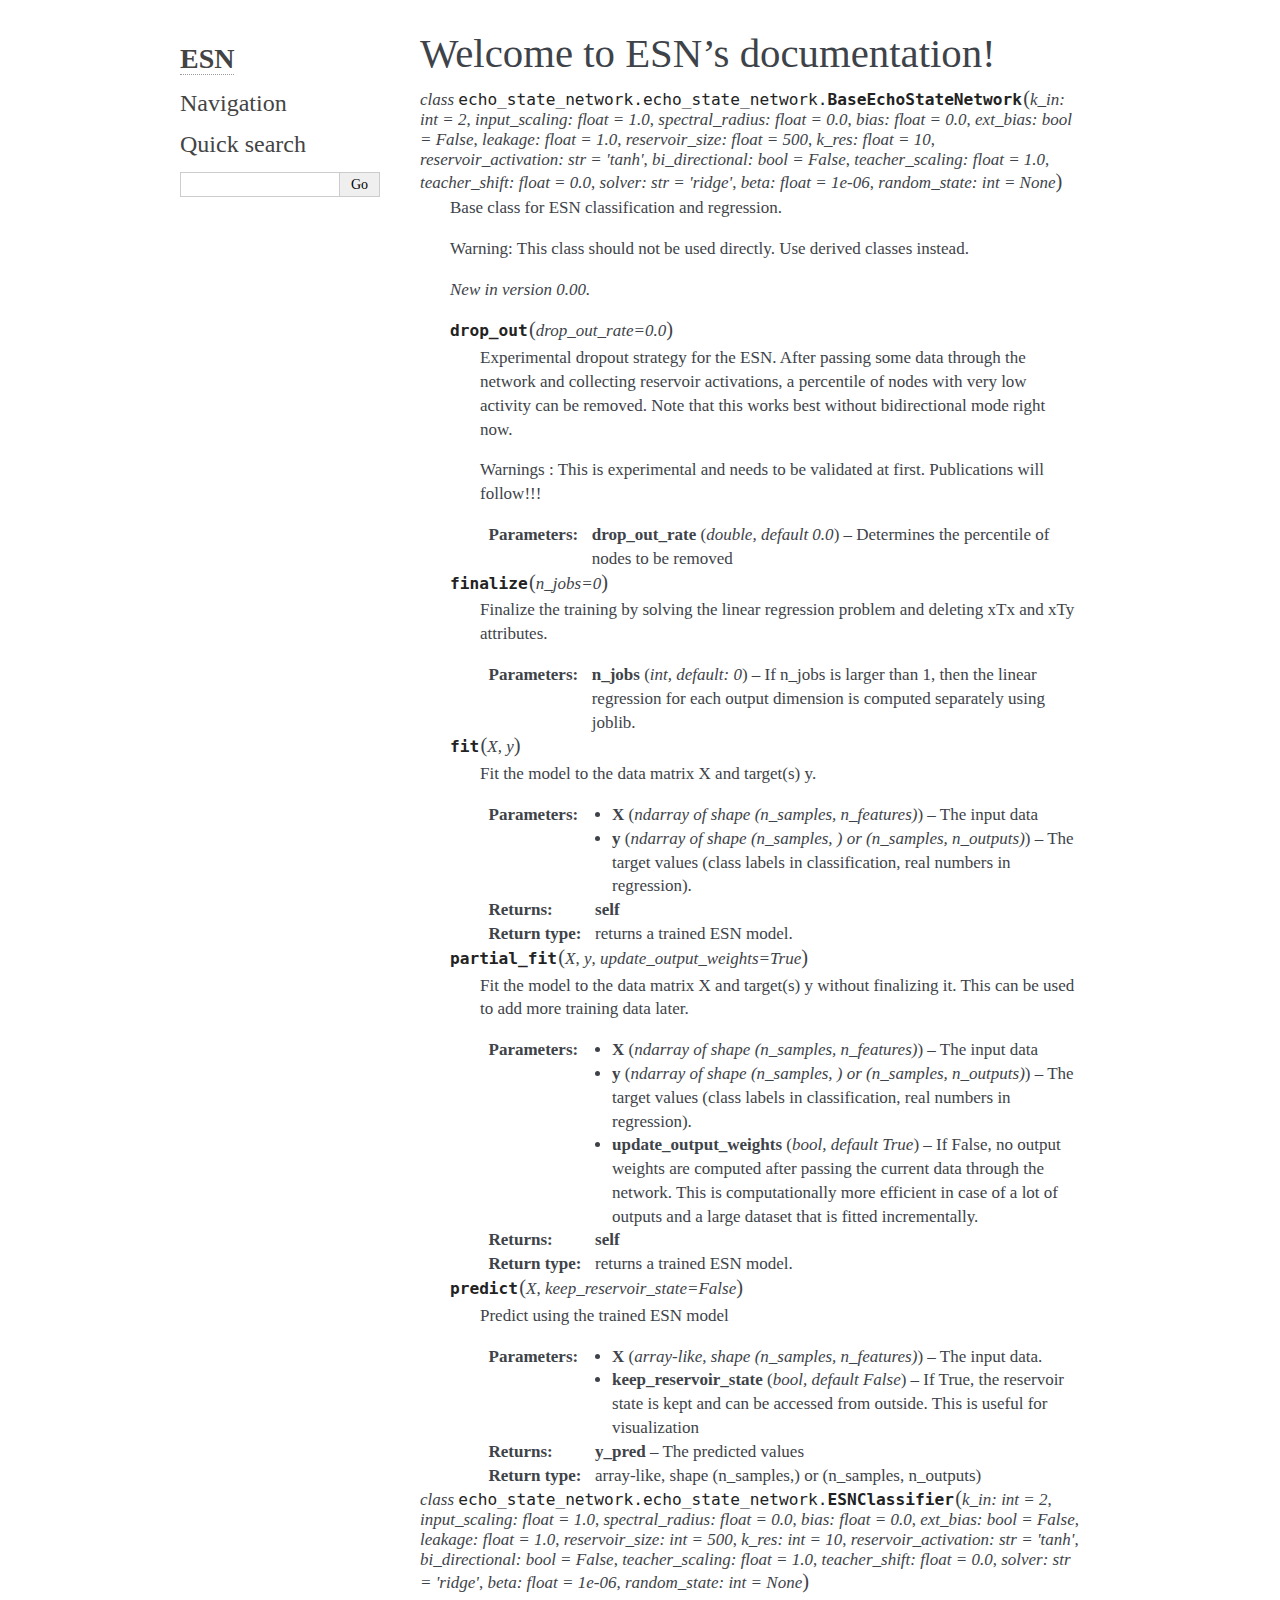
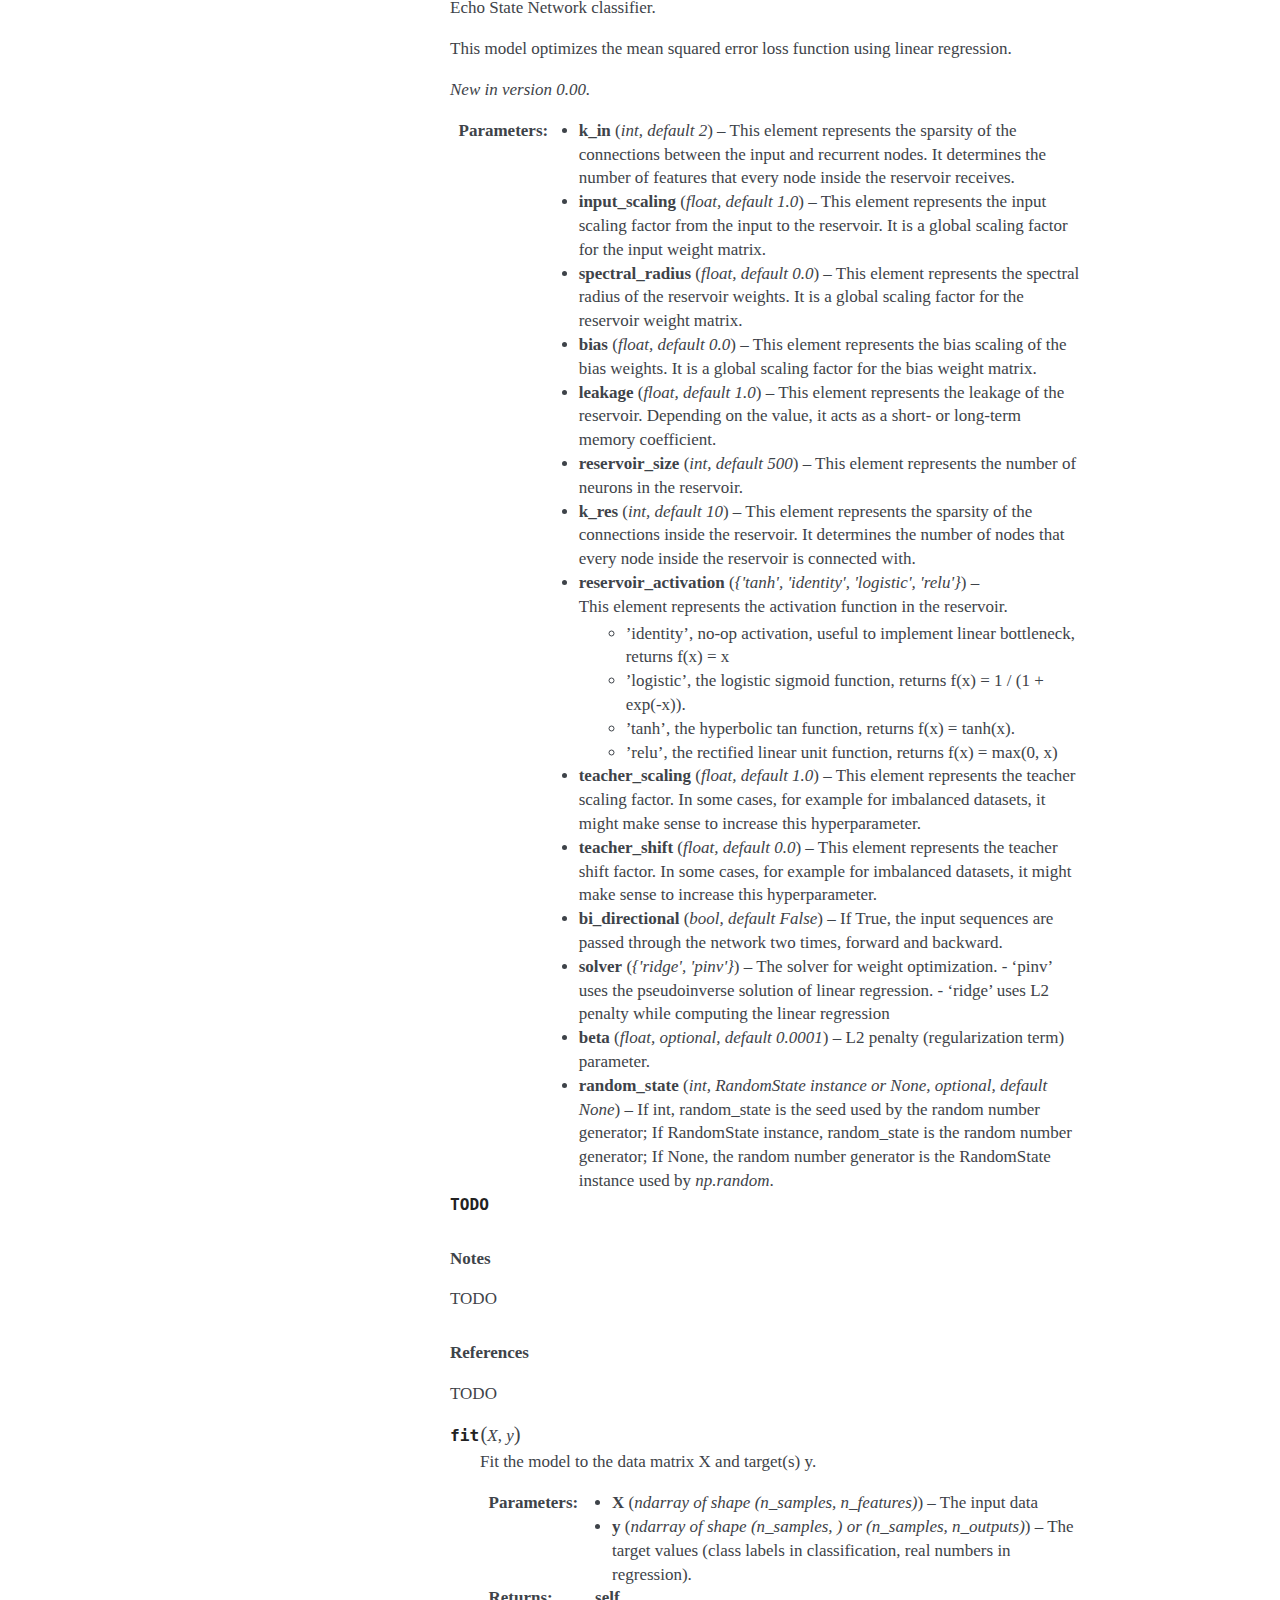
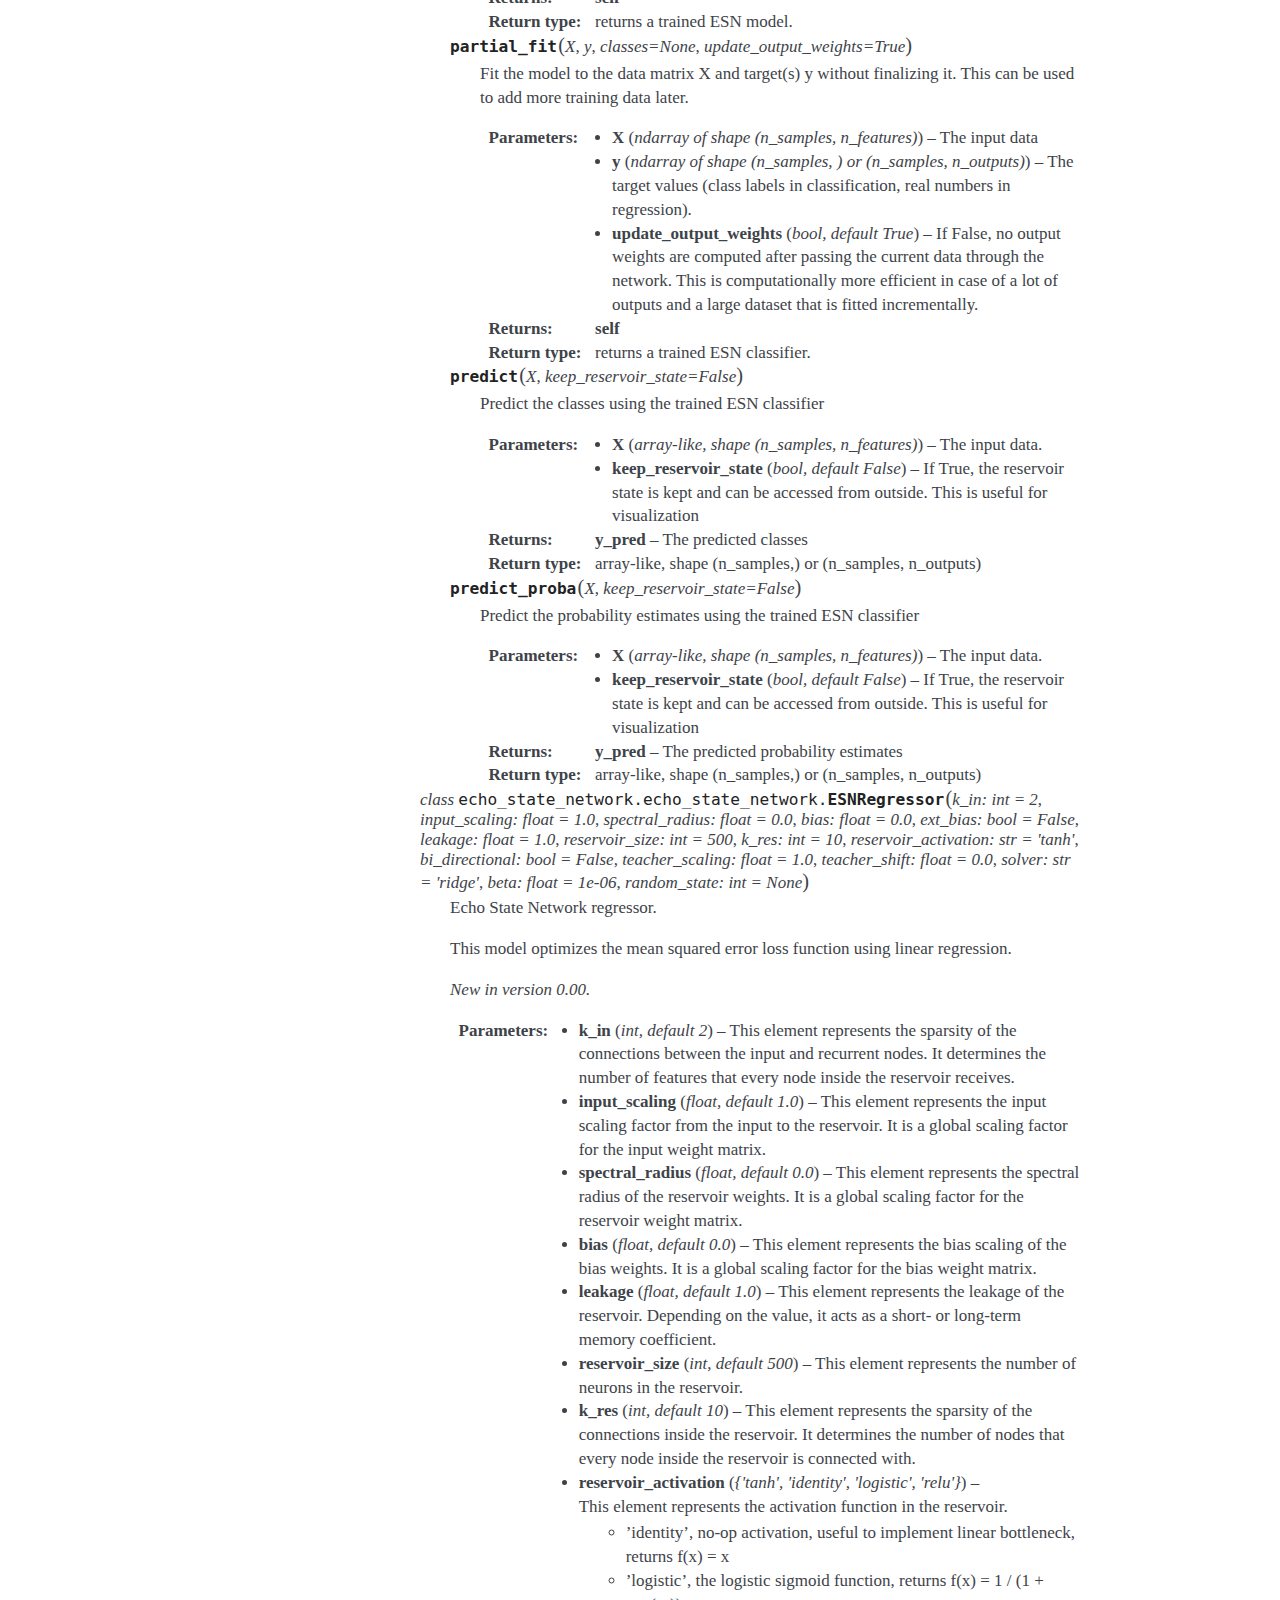
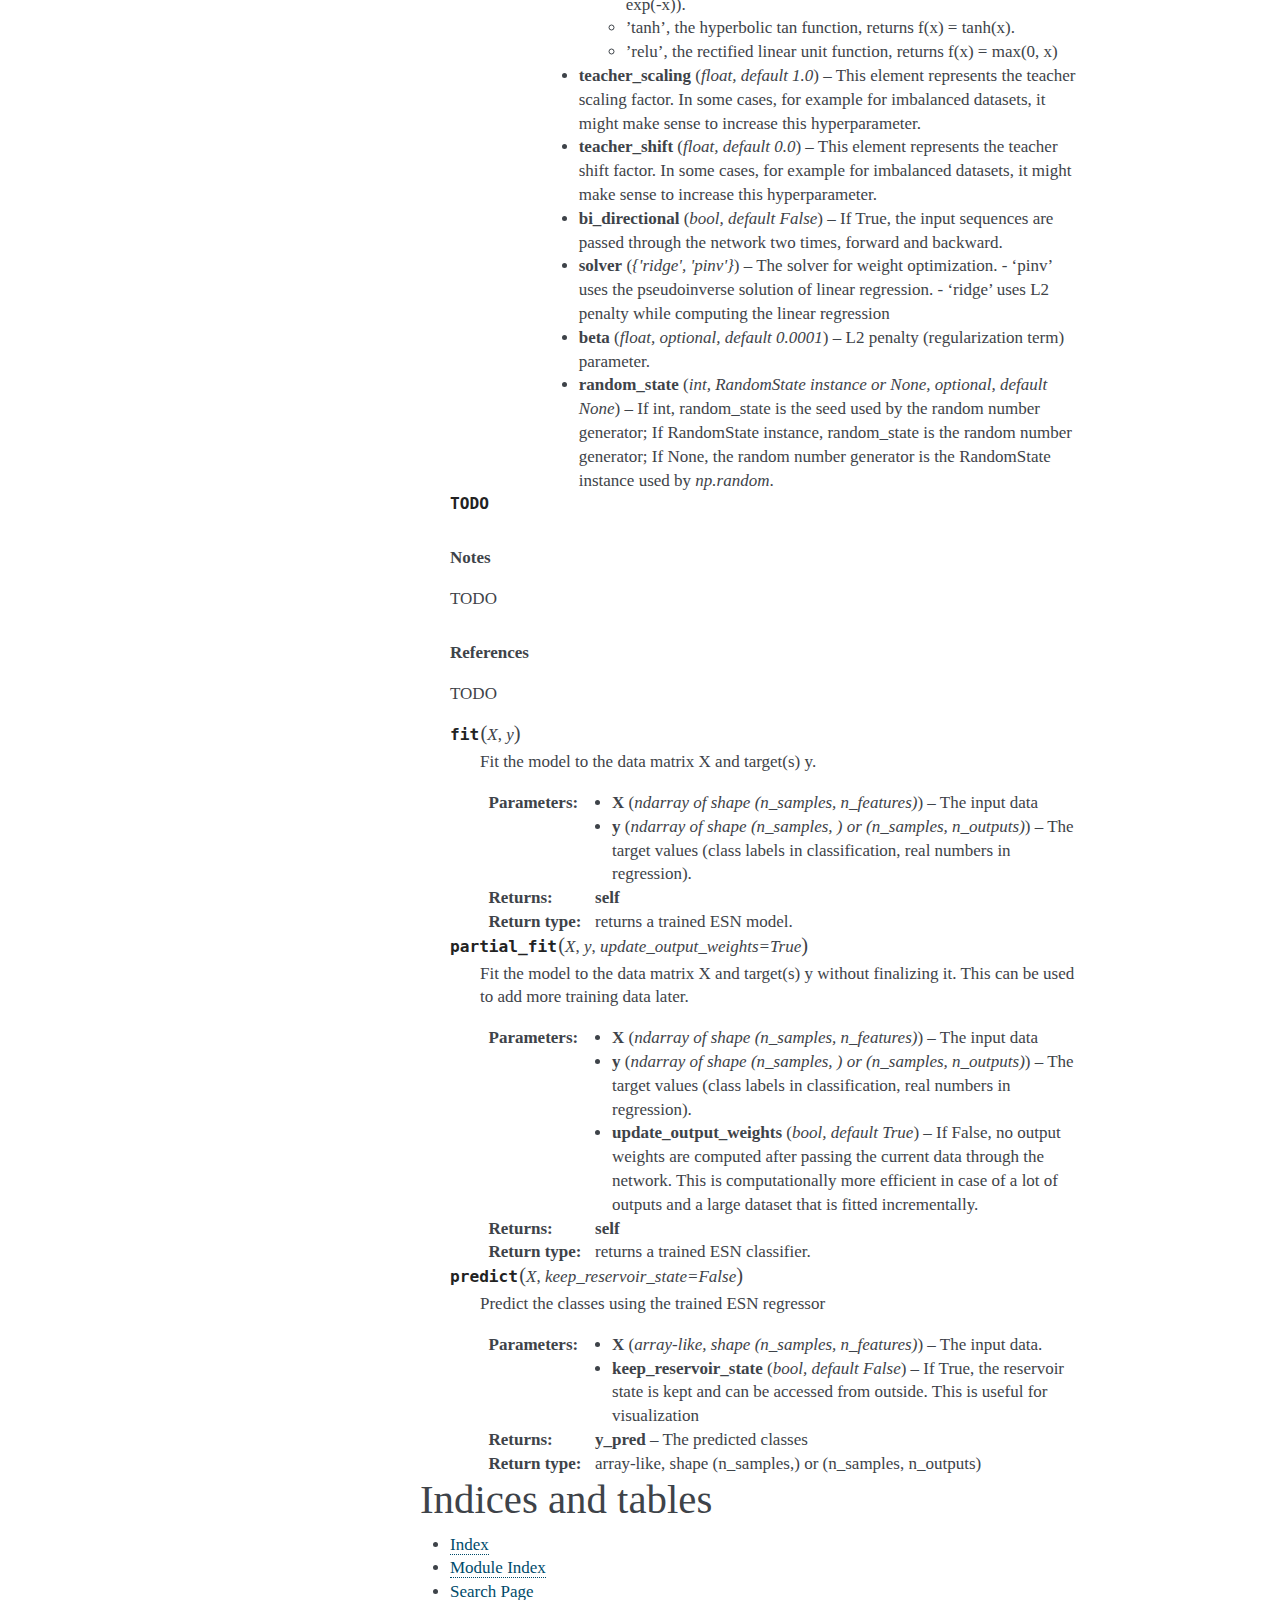
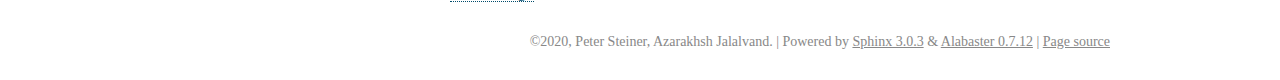
<file: doc/_build/html/index.html>
<!DOCTYPE html>

<html>
  <head>
    <meta charset="utf-8" />
    <title>Welcome to ESN’s documentation! &#8212; ESN 0.0 documentation</title>
    <link rel="stylesheet" href="_static/alabaster.css" type="text/css" />
    <link rel="stylesheet" href="_static/pygments.css" type="text/css" />
    <script id="documentation_options" data-url_root="./" src="_static/documentation_options.js"></script>
    <script src="_static/jquery.js"></script>
    <script src="_static/underscore.js"></script>
    <script src="_static/doctools.js"></script>
    <script src="_static/language_data.js"></script>
    <link rel="index" title="Index" href="genindex.html" />
    <link rel="search" title="Search" href="search.html" />
   
  <link rel="stylesheet" href="_static/custom.css" type="text/css" />
  
  
  <meta name="viewport" content="width=device-width, initial-scale=0.9, maximum-scale=0.9" />

  </head><body>
  

    <div class="document">
      <div class="documentwrapper">
        <div class="bodywrapper">
          

          <div class="body" role="main">
            
  <div class="section" id="module-echo_state_network.echo_state_network">
<span id="welcome-to-esn-s-documentation"></span><h1>Welcome to ESN’s documentation!<a class="headerlink" href="#module-echo_state_network.echo_state_network" title="Permalink to this headline">¶</a></h1>
<dl class="py class">
<dt id="echo_state_network.echo_state_network.BaseEchoStateNetwork">
<em class="property">class </em><code class="sig-prename descclassname">echo_state_network.echo_state_network.</code><code class="sig-name descname">BaseEchoStateNetwork</code><span class="sig-paren">(</span><em class="sig-param"><span class="n">k_in</span><span class="p">:</span> <span class="n">int</span> <span class="o">=</span> <span class="default_value">2</span></em>, <em class="sig-param"><span class="n">input_scaling</span><span class="p">:</span> <span class="n">float</span> <span class="o">=</span> <span class="default_value">1.0</span></em>, <em class="sig-param"><span class="n">spectral_radius</span><span class="p">:</span> <span class="n">float</span> <span class="o">=</span> <span class="default_value">0.0</span></em>, <em class="sig-param"><span class="n">bias</span><span class="p">:</span> <span class="n">float</span> <span class="o">=</span> <span class="default_value">0.0</span></em>, <em class="sig-param"><span class="n">ext_bias</span><span class="p">:</span> <span class="n">bool</span> <span class="o">=</span> <span class="default_value">False</span></em>, <em class="sig-param"><span class="n">leakage</span><span class="p">:</span> <span class="n">float</span> <span class="o">=</span> <span class="default_value">1.0</span></em>, <em class="sig-param"><span class="n">reservoir_size</span><span class="p">:</span> <span class="n">float</span> <span class="o">=</span> <span class="default_value">500</span></em>, <em class="sig-param"><span class="n">k_res</span><span class="p">:</span> <span class="n">float</span> <span class="o">=</span> <span class="default_value">10</span></em>, <em class="sig-param"><span class="n">reservoir_activation</span><span class="p">:</span> <span class="n">str</span> <span class="o">=</span> <span class="default_value">'tanh'</span></em>, <em class="sig-param"><span class="n">bi_directional</span><span class="p">:</span> <span class="n">bool</span> <span class="o">=</span> <span class="default_value">False</span></em>, <em class="sig-param"><span class="n">teacher_scaling</span><span class="p">:</span> <span class="n">float</span> <span class="o">=</span> <span class="default_value">1.0</span></em>, <em class="sig-param"><span class="n">teacher_shift</span><span class="p">:</span> <span class="n">float</span> <span class="o">=</span> <span class="default_value">0.0</span></em>, <em class="sig-param"><span class="n">solver</span><span class="p">:</span> <span class="n">str</span> <span class="o">=</span> <span class="default_value">'ridge'</span></em>, <em class="sig-param"><span class="n">beta</span><span class="p">:</span> <span class="n">float</span> <span class="o">=</span> <span class="default_value">1e-06</span></em>, <em class="sig-param"><span class="n">random_state</span><span class="p">:</span> <span class="n">int</span> <span class="o">=</span> <span class="default_value">None</span></em><span class="sig-paren">)</span><a class="headerlink" href="#echo_state_network.echo_state_network.BaseEchoStateNetwork" title="Permalink to this definition">¶</a></dt>
<dd><p>Base class for ESN classification and regression.</p>
<p>Warning: This class should not be used directly.
Use derived classes instead.</p>
<div class="versionadded">
<p><span class="versionmodified added">New in version 0.00.</span></p>
</div>
<dl class="py method">
<dt id="echo_state_network.echo_state_network.BaseEchoStateNetwork.drop_out">
<code class="sig-name descname">drop_out</code><span class="sig-paren">(</span><em class="sig-param"><span class="n">drop_out_rate</span><span class="o">=</span><span class="default_value">0.0</span></em><span class="sig-paren">)</span><a class="headerlink" href="#echo_state_network.echo_state_network.BaseEchoStateNetwork.drop_out" title="Permalink to this definition">¶</a></dt>
<dd><p>Experimental dropout strategy for the ESN. After passing some data through the network and collecting reservoir
activations, a percentile of nodes with very low activity can be removed. Note that this works best without
bidirectional mode right now.</p>
<p>Warnings : This is experimental and needs to be validated at first. Publications will follow!!!</p>
<dl class="field-list simple">
<dt class="field-odd">Parameters</dt>
<dd class="field-odd"><p><strong>drop_out_rate</strong> (<em>double</em><em>, </em><em>default 0.0</em>) – Determines the percentile of nodes to be removed</p>
</dd>
</dl>
</dd></dl>

<dl class="py method">
<dt id="echo_state_network.echo_state_network.BaseEchoStateNetwork.finalize">
<code class="sig-name descname">finalize</code><span class="sig-paren">(</span><em class="sig-param"><span class="n">n_jobs</span><span class="o">=</span><span class="default_value">0</span></em><span class="sig-paren">)</span><a class="headerlink" href="#echo_state_network.echo_state_network.BaseEchoStateNetwork.finalize" title="Permalink to this definition">¶</a></dt>
<dd><p>Finalize the training by solving the linear regression problem and deleting xTx and xTy attributes.</p>
<dl class="field-list simple">
<dt class="field-odd">Parameters</dt>
<dd class="field-odd"><p><strong>n_jobs</strong> (<em>int</em><em>, </em><em>default: 0</em>) – If n_jobs is larger than 1, then the linear regression for each output dimension is computed separately
using joblib.</p>
</dd>
</dl>
</dd></dl>

<dl class="py method">
<dt id="echo_state_network.echo_state_network.BaseEchoStateNetwork.fit">
<code class="sig-name descname">fit</code><span class="sig-paren">(</span><em class="sig-param"><span class="n">X</span></em>, <em class="sig-param"><span class="n">y</span></em><span class="sig-paren">)</span><a class="headerlink" href="#echo_state_network.echo_state_network.BaseEchoStateNetwork.fit" title="Permalink to this definition">¶</a></dt>
<dd><p>Fit the model to the data matrix X and target(s) y.</p>
<dl class="field-list simple">
<dt class="field-odd">Parameters</dt>
<dd class="field-odd"><ul class="simple">
<li><p><strong>X</strong> (<em>ndarray of shape</em><em> (</em><em>n_samples</em><em>, </em><em>n_features</em><em>)</em>) – The input data</p></li>
<li><p><strong>y</strong> (<em>ndarray of shape</em><em> (</em><em>n_samples</em><em>, </em><em>) or </em><em>(</em><em>n_samples</em><em>, </em><em>n_outputs</em><em>)</em>) – The target values (class labels in classification, real numbers in regression).</p></li>
</ul>
</dd>
<dt class="field-even">Returns</dt>
<dd class="field-even"><p><strong>self</strong></p>
</dd>
<dt class="field-odd">Return type</dt>
<dd class="field-odd"><p>returns a trained ESN model.</p>
</dd>
</dl>
</dd></dl>

<dl class="py method">
<dt id="echo_state_network.echo_state_network.BaseEchoStateNetwork.partial_fit">
<code class="sig-name descname">partial_fit</code><span class="sig-paren">(</span><em class="sig-param"><span class="n">X</span></em>, <em class="sig-param"><span class="n">y</span></em>, <em class="sig-param"><span class="n">update_output_weights</span><span class="o">=</span><span class="default_value">True</span></em><span class="sig-paren">)</span><a class="headerlink" href="#echo_state_network.echo_state_network.BaseEchoStateNetwork.partial_fit" title="Permalink to this definition">¶</a></dt>
<dd><p>Fit the model to the data matrix X and target(s) y without finalizing it. This can be used to add more training
data later.</p>
<dl class="field-list simple">
<dt class="field-odd">Parameters</dt>
<dd class="field-odd"><ul class="simple">
<li><p><strong>X</strong> (<em>ndarray of shape</em><em> (</em><em>n_samples</em><em>, </em><em>n_features</em><em>)</em>) – The input data</p></li>
<li><p><strong>y</strong> (<em>ndarray of shape</em><em> (</em><em>n_samples</em><em>, </em><em>) or </em><em>(</em><em>n_samples</em><em>, </em><em>n_outputs</em><em>)</em>) – The target values (class labels in classification, real numbers in regression).</p></li>
<li><p><strong>update_output_weights</strong> (<em>bool</em><em>, </em><em>default True</em>) – If False, no output weights are computed after passing the current data through the network.
This is computationally more efficient in case of a lot of outputs and a large dataset that is fitted
incrementally.</p></li>
</ul>
</dd>
<dt class="field-even">Returns</dt>
<dd class="field-even"><p><strong>self</strong></p>
</dd>
<dt class="field-odd">Return type</dt>
<dd class="field-odd"><p>returns a trained ESN model.</p>
</dd>
</dl>
</dd></dl>

<dl class="py method">
<dt id="echo_state_network.echo_state_network.BaseEchoStateNetwork.predict">
<code class="sig-name descname">predict</code><span class="sig-paren">(</span><em class="sig-param"><span class="n">X</span></em>, <em class="sig-param"><span class="n">keep_reservoir_state</span><span class="o">=</span><span class="default_value">False</span></em><span class="sig-paren">)</span><a class="headerlink" href="#echo_state_network.echo_state_network.BaseEchoStateNetwork.predict" title="Permalink to this definition">¶</a></dt>
<dd><p>Predict using the trained ESN model</p>
<dl class="field-list simple">
<dt class="field-odd">Parameters</dt>
<dd class="field-odd"><ul class="simple">
<li><p><strong>X</strong> (<em>array-like</em><em>, </em><em>shape</em><em> (</em><em>n_samples</em><em>, </em><em>n_features</em><em>)</em>) – The input data.</p></li>
<li><p><strong>keep_reservoir_state</strong> (<em>bool</em><em>, </em><em>default False</em>) – If True, the reservoir state is kept and can be accessed from outside. This is useful for visualization</p></li>
</ul>
</dd>
<dt class="field-even">Returns</dt>
<dd class="field-even"><p><strong>y_pred</strong> – The predicted values</p>
</dd>
<dt class="field-odd">Return type</dt>
<dd class="field-odd"><p>array-like, shape (n_samples,) or (n_samples, n_outputs)</p>
</dd>
</dl>
</dd></dl>

</dd></dl>

<dl class="py class">
<dt id="echo_state_network.echo_state_network.ESNClassifier">
<em class="property">class </em><code class="sig-prename descclassname">echo_state_network.echo_state_network.</code><code class="sig-name descname">ESNClassifier</code><span class="sig-paren">(</span><em class="sig-param"><span class="n">k_in</span><span class="p">:</span> <span class="n">int</span> <span class="o">=</span> <span class="default_value">2</span></em>, <em class="sig-param"><span class="n">input_scaling</span><span class="p">:</span> <span class="n">float</span> <span class="o">=</span> <span class="default_value">1.0</span></em>, <em class="sig-param"><span class="n">spectral_radius</span><span class="p">:</span> <span class="n">float</span> <span class="o">=</span> <span class="default_value">0.0</span></em>, <em class="sig-param"><span class="n">bias</span><span class="p">:</span> <span class="n">float</span> <span class="o">=</span> <span class="default_value">0.0</span></em>, <em class="sig-param"><span class="n">ext_bias</span><span class="p">:</span> <span class="n">bool</span> <span class="o">=</span> <span class="default_value">False</span></em>, <em class="sig-param"><span class="n">leakage</span><span class="p">:</span> <span class="n">float</span> <span class="o">=</span> <span class="default_value">1.0</span></em>, <em class="sig-param"><span class="n">reservoir_size</span><span class="p">:</span> <span class="n">int</span> <span class="o">=</span> <span class="default_value">500</span></em>, <em class="sig-param"><span class="n">k_res</span><span class="p">:</span> <span class="n">int</span> <span class="o">=</span> <span class="default_value">10</span></em>, <em class="sig-param"><span class="n">reservoir_activation</span><span class="p">:</span> <span class="n">str</span> <span class="o">=</span> <span class="default_value">'tanh'</span></em>, <em class="sig-param"><span class="n">bi_directional</span><span class="p">:</span> <span class="n">bool</span> <span class="o">=</span> <span class="default_value">False</span></em>, <em class="sig-param"><span class="n">teacher_scaling</span><span class="p">:</span> <span class="n">float</span> <span class="o">=</span> <span class="default_value">1.0</span></em>, <em class="sig-param"><span class="n">teacher_shift</span><span class="p">:</span> <span class="n">float</span> <span class="o">=</span> <span class="default_value">0.0</span></em>, <em class="sig-param"><span class="n">solver</span><span class="p">:</span> <span class="n">str</span> <span class="o">=</span> <span class="default_value">'ridge'</span></em>, <em class="sig-param"><span class="n">beta</span><span class="p">:</span> <span class="n">float</span> <span class="o">=</span> <span class="default_value">1e-06</span></em>, <em class="sig-param"><span class="n">random_state</span><span class="p">:</span> <span class="n">int</span> <span class="o">=</span> <span class="default_value">None</span></em><span class="sig-paren">)</span><a class="headerlink" href="#echo_state_network.echo_state_network.ESNClassifier" title="Permalink to this definition">¶</a></dt>
<dd><p>Echo State Network classifier.</p>
<p>This model optimizes the mean squared error loss function using linear regression.</p>
<div class="versionadded">
<p><span class="versionmodified added">New in version 0.00.</span></p>
</div>
<dl class="field-list simple">
<dt class="field-odd">Parameters</dt>
<dd class="field-odd"><ul class="simple">
<li><p><strong>k_in</strong> (<em>int</em><em>, </em><em>default 2</em>) – This element represents the sparsity of the connections between the input and recurrent nodes.
It determines the number of features that every node inside the reservoir receives.</p></li>
<li><p><strong>input_scaling</strong> (<em>float</em><em>, </em><em>default 1.0</em>) – This element represents the input scaling factor from the input to the reservoir. It is a global scaling factor
for the input weight matrix.</p></li>
<li><p><strong>spectral_radius</strong> (<em>float</em><em>, </em><em>default 0.0</em>) – This element represents the spectral radius of the reservoir weights. It is a global scaling factor for the
reservoir weight matrix.</p></li>
<li><p><strong>bias</strong> (<em>float</em><em>, </em><em>default 0.0</em>) – This element represents the bias scaling of the bias weights. It is a global scaling factor for the bias weight
matrix.</p></li>
<li><p><strong>leakage</strong> (<em>float</em><em>, </em><em>default 1.0</em>) – This element represents the leakage of the reservoir. Depending on the value, it acts as a short- or long-term
memory coefficient.</p></li>
<li><p><strong>reservoir_size</strong> (<em>int</em><em>, </em><em>default 500</em>) – This element represents the number of neurons in the reservoir.</p></li>
<li><p><strong>k_res</strong> (<em>int</em><em>, </em><em>default 10</em>) – This element represents the sparsity of the connections inside the reservoir. It determines the number of nodes
that every node inside the reservoir is connected with.</p></li>
<li><p><strong>reservoir_activation</strong> (<em>{'tanh'</em><em>, </em><em>'identity'</em><em>, </em><em>'logistic'</em><em>, </em><em>'relu'}</em>) – <dl class="simple">
<dt>This element represents the activation function in the reservoir.</dt><dd><ul>
<li><p>’identity’, no-op activation, useful to implement linear bottleneck, returns f(x) = x</p></li>
<li><p>’logistic’, the logistic sigmoid function, returns f(x) = 1 / (1 + exp(-x)).</p></li>
<li><p>’tanh’, the hyperbolic tan function, returns f(x) = tanh(x).</p></li>
<li><p>’relu’, the rectified linear unit function, returns f(x) = max(0, x)</p></li>
</ul>
</dd>
</dl>
</p></li>
<li><p><strong>teacher_scaling</strong> (<em>float</em><em>, </em><em>default 1.0</em>) – This element represents the teacher scaling factor. In some cases, for example for imbalanced datasets, it might
make sense to increase this hyperparameter.</p></li>
<li><p><strong>teacher_shift</strong> (<em>float</em><em>, </em><em>default 0.0</em>) – This element represents the teacher shift factor. In some cases, for example for imbalanced datasets, it might
make sense to increase this hyperparameter.</p></li>
<li><p><strong>bi_directional</strong> (<em>bool</em><em>, </em><em>default False</em>) – If True, the input sequences are passed through the network two times, forward and backward.</p></li>
<li><p><strong>solver</strong> (<em>{'ridge'</em><em>, </em><em>'pinv'}</em>) – The solver for weight optimization.
- ‘pinv’ uses the pseudoinverse solution of linear regression.
- ‘ridge’ uses L2 penalty while computing the linear regression</p></li>
<li><p><strong>beta</strong> (<em>float</em><em>, </em><em>optional</em><em>, </em><em>default 0.0001</em>) – L2 penalty (regularization term) parameter.</p></li>
<li><p><strong>random_state</strong> (<em>int</em><em>, </em><em>RandomState instance</em><em> or </em><em>None</em><em>, </em><em>optional</em><em>, </em><em>default None</em>) – If int, random_state is the seed used by the random number generator;
If RandomState instance, random_state is the random number generator;
If None, the random number generator is the RandomState instance used
by <cite>np.random</cite>.</p></li>
</ul>
</dd>
</dl>
<dl class="py attribute">
<dt id="echo_state_network.echo_state_network.ESNClassifier.TODO">
<code class="sig-name descname">TODO</code><a class="headerlink" href="#echo_state_network.echo_state_network.ESNClassifier.TODO" title="Permalink to this definition">¶</a></dt>
<dd></dd></dl>

<p class="rubric">Notes</p>
<p>TODO</p>
<p class="rubric">References</p>
<p>TODO</p>
<dl class="py method">
<dt id="echo_state_network.echo_state_network.ESNClassifier.fit">
<code class="sig-name descname">fit</code><span class="sig-paren">(</span><em class="sig-param"><span class="n">X</span></em>, <em class="sig-param"><span class="n">y</span></em><span class="sig-paren">)</span><a class="headerlink" href="#echo_state_network.echo_state_network.ESNClassifier.fit" title="Permalink to this definition">¶</a></dt>
<dd><p>Fit the model to the data matrix X and target(s) y.</p>
<dl class="field-list simple">
<dt class="field-odd">Parameters</dt>
<dd class="field-odd"><ul class="simple">
<li><p><strong>X</strong> (<em>ndarray of shape</em><em> (</em><em>n_samples</em><em>, </em><em>n_features</em><em>)</em>) – The input data</p></li>
<li><p><strong>y</strong> (<em>ndarray of shape</em><em> (</em><em>n_samples</em><em>, </em><em>) or </em><em>(</em><em>n_samples</em><em>, </em><em>n_outputs</em><em>)</em>) – The target values (class labels in classification, real numbers in regression).</p></li>
</ul>
</dd>
<dt class="field-even">Returns</dt>
<dd class="field-even"><p><strong>self</strong></p>
</dd>
<dt class="field-odd">Return type</dt>
<dd class="field-odd"><p>returns a trained ESN model.</p>
</dd>
</dl>
</dd></dl>

<dl class="py method">
<dt id="echo_state_network.echo_state_network.ESNClassifier.partial_fit">
<code class="sig-name descname">partial_fit</code><span class="sig-paren">(</span><em class="sig-param"><span class="n">X</span></em>, <em class="sig-param"><span class="n">y</span></em>, <em class="sig-param"><span class="n">classes</span><span class="o">=</span><span class="default_value">None</span></em>, <em class="sig-param"><span class="n">update_output_weights</span><span class="o">=</span><span class="default_value">True</span></em><span class="sig-paren">)</span><a class="headerlink" href="#echo_state_network.echo_state_network.ESNClassifier.partial_fit" title="Permalink to this definition">¶</a></dt>
<dd><p>Fit the model to the data matrix X and target(s) y without finalizing it. This can be used to add more training
data later.</p>
<dl class="field-list simple">
<dt class="field-odd">Parameters</dt>
<dd class="field-odd"><ul class="simple">
<li><p><strong>X</strong> (<em>ndarray of shape</em><em> (</em><em>n_samples</em><em>, </em><em>n_features</em><em>)</em>) – The input data</p></li>
<li><p><strong>y</strong> (<em>ndarray of shape</em><em> (</em><em>n_samples</em><em>, </em><em>) or </em><em>(</em><em>n_samples</em><em>, </em><em>n_outputs</em><em>)</em>) – The target values (class labels in classification, real numbers in regression).</p></li>
<li><p><strong>update_output_weights</strong> (<em>bool</em><em>, </em><em>default True</em>) – If False, no output weights are computed after passing the current data through the network.
This is computationally more efficient in case of a lot of outputs and a large dataset that is fitted
incrementally.</p></li>
</ul>
</dd>
<dt class="field-even">Returns</dt>
<dd class="field-even"><p><strong>self</strong></p>
</dd>
<dt class="field-odd">Return type</dt>
<dd class="field-odd"><p>returns a trained ESN classifier.</p>
</dd>
</dl>
</dd></dl>

<dl class="py method">
<dt id="echo_state_network.echo_state_network.ESNClassifier.predict">
<code class="sig-name descname">predict</code><span class="sig-paren">(</span><em class="sig-param"><span class="n">X</span></em>, <em class="sig-param"><span class="n">keep_reservoir_state</span><span class="o">=</span><span class="default_value">False</span></em><span class="sig-paren">)</span><a class="headerlink" href="#echo_state_network.echo_state_network.ESNClassifier.predict" title="Permalink to this definition">¶</a></dt>
<dd><p>Predict the classes using the trained ESN classifier</p>
<dl class="field-list simple">
<dt class="field-odd">Parameters</dt>
<dd class="field-odd"><ul class="simple">
<li><p><strong>X</strong> (<em>array-like</em><em>, </em><em>shape</em><em> (</em><em>n_samples</em><em>, </em><em>n_features</em><em>)</em>) – The input data.</p></li>
<li><p><strong>keep_reservoir_state</strong> (<em>bool</em><em>, </em><em>default False</em>) – If True, the reservoir state is kept and can be accessed from outside. This is useful for visualization</p></li>
</ul>
</dd>
<dt class="field-even">Returns</dt>
<dd class="field-even"><p><strong>y_pred</strong> – The predicted classes</p>
</dd>
<dt class="field-odd">Return type</dt>
<dd class="field-odd"><p>array-like, shape (n_samples,) or (n_samples, n_outputs)</p>
</dd>
</dl>
</dd></dl>

<dl class="py method">
<dt id="echo_state_network.echo_state_network.ESNClassifier.predict_proba">
<code class="sig-name descname">predict_proba</code><span class="sig-paren">(</span><em class="sig-param"><span class="n">X</span></em>, <em class="sig-param"><span class="n">keep_reservoir_state</span><span class="o">=</span><span class="default_value">False</span></em><span class="sig-paren">)</span><a class="headerlink" href="#echo_state_network.echo_state_network.ESNClassifier.predict_proba" title="Permalink to this definition">¶</a></dt>
<dd><p>Predict the probability estimates using the trained ESN classifier</p>
<dl class="field-list simple">
<dt class="field-odd">Parameters</dt>
<dd class="field-odd"><ul class="simple">
<li><p><strong>X</strong> (<em>array-like</em><em>, </em><em>shape</em><em> (</em><em>n_samples</em><em>, </em><em>n_features</em><em>)</em>) – The input data.</p></li>
<li><p><strong>keep_reservoir_state</strong> (<em>bool</em><em>, </em><em>default False</em>) – If True, the reservoir state is kept and can be accessed from outside. This is useful for visualization</p></li>
</ul>
</dd>
<dt class="field-even">Returns</dt>
<dd class="field-even"><p><strong>y_pred</strong> – The predicted probability estimates</p>
</dd>
<dt class="field-odd">Return type</dt>
<dd class="field-odd"><p>array-like, shape (n_samples,) or (n_samples, n_outputs)</p>
</dd>
</dl>
</dd></dl>

</dd></dl>

<dl class="py class">
<dt id="echo_state_network.echo_state_network.ESNRegressor">
<em class="property">class </em><code class="sig-prename descclassname">echo_state_network.echo_state_network.</code><code class="sig-name descname">ESNRegressor</code><span class="sig-paren">(</span><em class="sig-param"><span class="n">k_in</span><span class="p">:</span> <span class="n">int</span> <span class="o">=</span> <span class="default_value">2</span></em>, <em class="sig-param"><span class="n">input_scaling</span><span class="p">:</span> <span class="n">float</span> <span class="o">=</span> <span class="default_value">1.0</span></em>, <em class="sig-param"><span class="n">spectral_radius</span><span class="p">:</span> <span class="n">float</span> <span class="o">=</span> <span class="default_value">0.0</span></em>, <em class="sig-param"><span class="n">bias</span><span class="p">:</span> <span class="n">float</span> <span class="o">=</span> <span class="default_value">0.0</span></em>, <em class="sig-param"><span class="n">ext_bias</span><span class="p">:</span> <span class="n">bool</span> <span class="o">=</span> <span class="default_value">False</span></em>, <em class="sig-param"><span class="n">leakage</span><span class="p">:</span> <span class="n">float</span> <span class="o">=</span> <span class="default_value">1.0</span></em>, <em class="sig-param"><span class="n">reservoir_size</span><span class="p">:</span> <span class="n">int</span> <span class="o">=</span> <span class="default_value">500</span></em>, <em class="sig-param"><span class="n">k_res</span><span class="p">:</span> <span class="n">int</span> <span class="o">=</span> <span class="default_value">10</span></em>, <em class="sig-param"><span class="n">reservoir_activation</span><span class="p">:</span> <span class="n">str</span> <span class="o">=</span> <span class="default_value">'tanh'</span></em>, <em class="sig-param"><span class="n">bi_directional</span><span class="p">:</span> <span class="n">bool</span> <span class="o">=</span> <span class="default_value">False</span></em>, <em class="sig-param"><span class="n">teacher_scaling</span><span class="p">:</span> <span class="n">float</span> <span class="o">=</span> <span class="default_value">1.0</span></em>, <em class="sig-param"><span class="n">teacher_shift</span><span class="p">:</span> <span class="n">float</span> <span class="o">=</span> <span class="default_value">0.0</span></em>, <em class="sig-param"><span class="n">solver</span><span class="p">:</span> <span class="n">str</span> <span class="o">=</span> <span class="default_value">'ridge'</span></em>, <em class="sig-param"><span class="n">beta</span><span class="p">:</span> <span class="n">float</span> <span class="o">=</span> <span class="default_value">1e-06</span></em>, <em class="sig-param"><span class="n">random_state</span><span class="p">:</span> <span class="n">int</span> <span class="o">=</span> <span class="default_value">None</span></em><span class="sig-paren">)</span><a class="headerlink" href="#echo_state_network.echo_state_network.ESNRegressor" title="Permalink to this definition">¶</a></dt>
<dd><p>Echo State Network regressor.</p>
<p>This model optimizes the mean squared error loss function using linear regression.</p>
<div class="versionadded">
<p><span class="versionmodified added">New in version 0.00.</span></p>
</div>
<dl class="field-list simple">
<dt class="field-odd">Parameters</dt>
<dd class="field-odd"><ul class="simple">
<li><p><strong>k_in</strong> (<em>int</em><em>, </em><em>default 2</em>) – This element represents the sparsity of the connections between the input and recurrent nodes.
It determines the number of features that every node inside the reservoir receives.</p></li>
<li><p><strong>input_scaling</strong> (<em>float</em><em>, </em><em>default 1.0</em>) – This element represents the input scaling factor from the input to the reservoir. It is a global scaling factor
for the input weight matrix.</p></li>
<li><p><strong>spectral_radius</strong> (<em>float</em><em>, </em><em>default 0.0</em>) – This element represents the spectral radius of the reservoir weights. It is a global scaling factor for the
reservoir weight matrix.</p></li>
<li><p><strong>bias</strong> (<em>float</em><em>, </em><em>default 0.0</em>) – This element represents the bias scaling of the bias weights. It is a global scaling factor for the bias weight
matrix.</p></li>
<li><p><strong>leakage</strong> (<em>float</em><em>, </em><em>default 1.0</em>) – This element represents the leakage of the reservoir. Depending on the value, it acts as a short- or long-term
memory coefficient.</p></li>
<li><p><strong>reservoir_size</strong> (<em>int</em><em>, </em><em>default 500</em>) – This element represents the number of neurons in the reservoir.</p></li>
<li><p><strong>k_res</strong> (<em>int</em><em>, </em><em>default 10</em>) – This element represents the sparsity of the connections inside the reservoir. It determines the number of nodes
that every node inside the reservoir is connected with.</p></li>
<li><p><strong>reservoir_activation</strong> (<em>{'tanh'</em><em>, </em><em>'identity'</em><em>, </em><em>'logistic'</em><em>, </em><em>'relu'}</em>) – <dl class="simple">
<dt>This element represents the activation function in the reservoir.</dt><dd><ul>
<li><p>’identity’, no-op activation, useful to implement linear bottleneck, returns f(x) = x</p></li>
<li><p>’logistic’, the logistic sigmoid function, returns f(x) = 1 / (1 + exp(-x)).</p></li>
<li><p>’tanh’, the hyperbolic tan function, returns f(x) = tanh(x).</p></li>
<li><p>’relu’, the rectified linear unit function, returns f(x) = max(0, x)</p></li>
</ul>
</dd>
</dl>
</p></li>
<li><p><strong>teacher_scaling</strong> (<em>float</em><em>, </em><em>default 1.0</em>) – This element represents the teacher scaling factor. In some cases, for example for imbalanced datasets, it might
make sense to increase this hyperparameter.</p></li>
<li><p><strong>teacher_shift</strong> (<em>float</em><em>, </em><em>default 0.0</em>) – This element represents the teacher shift factor. In some cases, for example for imbalanced datasets, it might
make sense to increase this hyperparameter.</p></li>
<li><p><strong>bi_directional</strong> (<em>bool</em><em>, </em><em>default False</em>) – If True, the input sequences are passed through the network two times, forward and backward.</p></li>
<li><p><strong>solver</strong> (<em>{'ridge'</em><em>, </em><em>'pinv'}</em>) – The solver for weight optimization.
- ‘pinv’ uses the pseudoinverse solution of linear regression.
- ‘ridge’ uses L2 penalty while computing the linear regression</p></li>
<li><p><strong>beta</strong> (<em>float</em><em>, </em><em>optional</em><em>, </em><em>default 0.0001</em>) – L2 penalty (regularization term) parameter.</p></li>
<li><p><strong>random_state</strong> (<em>int</em><em>, </em><em>RandomState instance</em><em> or </em><em>None</em><em>, </em><em>optional</em><em>, </em><em>default None</em>) – If int, random_state is the seed used by the random number generator;
If RandomState instance, random_state is the random number generator;
If None, the random number generator is the RandomState instance used
by <cite>np.random</cite>.</p></li>
</ul>
</dd>
</dl>
<dl class="py attribute">
<dt id="echo_state_network.echo_state_network.ESNRegressor.TODO">
<code class="sig-name descname">TODO</code><a class="headerlink" href="#echo_state_network.echo_state_network.ESNRegressor.TODO" title="Permalink to this definition">¶</a></dt>
<dd></dd></dl>

<p class="rubric">Notes</p>
<p>TODO</p>
<p class="rubric">References</p>
<p>TODO</p>
<dl class="py method">
<dt id="echo_state_network.echo_state_network.ESNRegressor.fit">
<code class="sig-name descname">fit</code><span class="sig-paren">(</span><em class="sig-param"><span class="n">X</span></em>, <em class="sig-param"><span class="n">y</span></em><span class="sig-paren">)</span><a class="headerlink" href="#echo_state_network.echo_state_network.ESNRegressor.fit" title="Permalink to this definition">¶</a></dt>
<dd><p>Fit the model to the data matrix X and target(s) y.</p>
<dl class="field-list simple">
<dt class="field-odd">Parameters</dt>
<dd class="field-odd"><ul class="simple">
<li><p><strong>X</strong> (<em>ndarray of shape</em><em> (</em><em>n_samples</em><em>, </em><em>n_features</em><em>)</em>) – The input data</p></li>
<li><p><strong>y</strong> (<em>ndarray of shape</em><em> (</em><em>n_samples</em><em>, </em><em>) or </em><em>(</em><em>n_samples</em><em>, </em><em>n_outputs</em><em>)</em>) – The target values (class labels in classification, real numbers in regression).</p></li>
</ul>
</dd>
<dt class="field-even">Returns</dt>
<dd class="field-even"><p><strong>self</strong></p>
</dd>
<dt class="field-odd">Return type</dt>
<dd class="field-odd"><p>returns a trained ESN model.</p>
</dd>
</dl>
</dd></dl>

<dl class="py method">
<dt id="echo_state_network.echo_state_network.ESNRegressor.partial_fit">
<code class="sig-name descname">partial_fit</code><span class="sig-paren">(</span><em class="sig-param"><span class="n">X</span></em>, <em class="sig-param"><span class="n">y</span></em>, <em class="sig-param"><span class="n">update_output_weights</span><span class="o">=</span><span class="default_value">True</span></em><span class="sig-paren">)</span><a class="headerlink" href="#echo_state_network.echo_state_network.ESNRegressor.partial_fit" title="Permalink to this definition">¶</a></dt>
<dd><p>Fit the model to the data matrix X and target(s) y without finalizing it. This can be used to add more training
data later.</p>
<dl class="field-list simple">
<dt class="field-odd">Parameters</dt>
<dd class="field-odd"><ul class="simple">
<li><p><strong>X</strong> (<em>ndarray of shape</em><em> (</em><em>n_samples</em><em>, </em><em>n_features</em><em>)</em>) – The input data</p></li>
<li><p><strong>y</strong> (<em>ndarray of shape</em><em> (</em><em>n_samples</em><em>, </em><em>) or </em><em>(</em><em>n_samples</em><em>, </em><em>n_outputs</em><em>)</em>) – The target values (class labels in classification, real numbers in regression).</p></li>
<li><p><strong>update_output_weights</strong> (<em>bool</em><em>, </em><em>default True</em>) – If False, no output weights are computed after passing the current data through the network.
This is computationally more efficient in case of a lot of outputs and a large dataset that is fitted
incrementally.</p></li>
</ul>
</dd>
<dt class="field-even">Returns</dt>
<dd class="field-even"><p><strong>self</strong></p>
</dd>
<dt class="field-odd">Return type</dt>
<dd class="field-odd"><p>returns a trained ESN classifier.</p>
</dd>
</dl>
</dd></dl>

<dl class="py method">
<dt id="echo_state_network.echo_state_network.ESNRegressor.predict">
<code class="sig-name descname">predict</code><span class="sig-paren">(</span><em class="sig-param"><span class="n">X</span></em>, <em class="sig-param"><span class="n">keep_reservoir_state</span><span class="o">=</span><span class="default_value">False</span></em><span class="sig-paren">)</span><a class="headerlink" href="#echo_state_network.echo_state_network.ESNRegressor.predict" title="Permalink to this definition">¶</a></dt>
<dd><p>Predict the classes using the trained ESN regressor</p>
<dl class="field-list simple">
<dt class="field-odd">Parameters</dt>
<dd class="field-odd"><ul class="simple">
<li><p><strong>X</strong> (<em>array-like</em><em>, </em><em>shape</em><em> (</em><em>n_samples</em><em>, </em><em>n_features</em><em>)</em>) – The input data.</p></li>
<li><p><strong>keep_reservoir_state</strong> (<em>bool</em><em>, </em><em>default False</em>) – If True, the reservoir state is kept and can be accessed from outside. This is useful for visualization</p></li>
</ul>
</dd>
<dt class="field-even">Returns</dt>
<dd class="field-even"><p><strong>y_pred</strong> – The predicted classes</p>
</dd>
<dt class="field-odd">Return type</dt>
<dd class="field-odd"><p>array-like, shape (n_samples,) or (n_samples, n_outputs)</p>
</dd>
</dl>
</dd></dl>

</dd></dl>

<div class="toctree-wrapper compound">
</div>
</div>
<div class="section" id="indices-and-tables">
<h1>Indices and tables<a class="headerlink" href="#indices-and-tables" title="Permalink to this headline">¶</a></h1>
<ul class="simple">
<li><p><a class="reference internal" href="genindex.html"><span class="std std-ref">Index</span></a></p></li>
<li><p><a class="reference internal" href="py-modindex.html"><span class="std std-ref">Module Index</span></a></p></li>
<li><p><a class="reference internal" href="search.html"><span class="std std-ref">Search Page</span></a></p></li>
</ul>
</div>


          </div>
          
        </div>
      </div>
      <div class="sphinxsidebar" role="navigation" aria-label="main navigation">
        <div class="sphinxsidebarwrapper">
<h1 class="logo"><a href="#">ESN</a></h1>








<h3>Navigation</h3>

<div class="relations">
<h3>Related Topics</h3>
<ul>
  <li><a href="#">Documentation overview</a><ul>
  </ul></li>
</ul>
</div>
<div id="searchbox" style="display: none" role="search">
  <h3 id="searchlabel">Quick search</h3>
    <div class="searchformwrapper">
    <form class="search" action="search.html" method="get">
      <input type="text" name="q" aria-labelledby="searchlabel" />
      <input type="submit" value="Go" />
    </form>
    </div>
</div>
<script>$('#searchbox').show(0);</script>








        </div>
      </div>
      <div class="clearer"></div>
    </div>
    <div class="footer">
      &copy;2020, Peter Steiner, Azarakhsh Jalalvand.
      
      |
      Powered by <a href="http://sphinx-doc.org/">Sphinx 3.0.3</a>
      &amp; <a href="https://github.com/bitprophet/alabaster">Alabaster 0.7.12</a>
      
      |
      <a href="_sources/index.rst.txt"
          rel="nofollow">Page source</a>
    </div>

    

    
  </body>
</html>
</file>
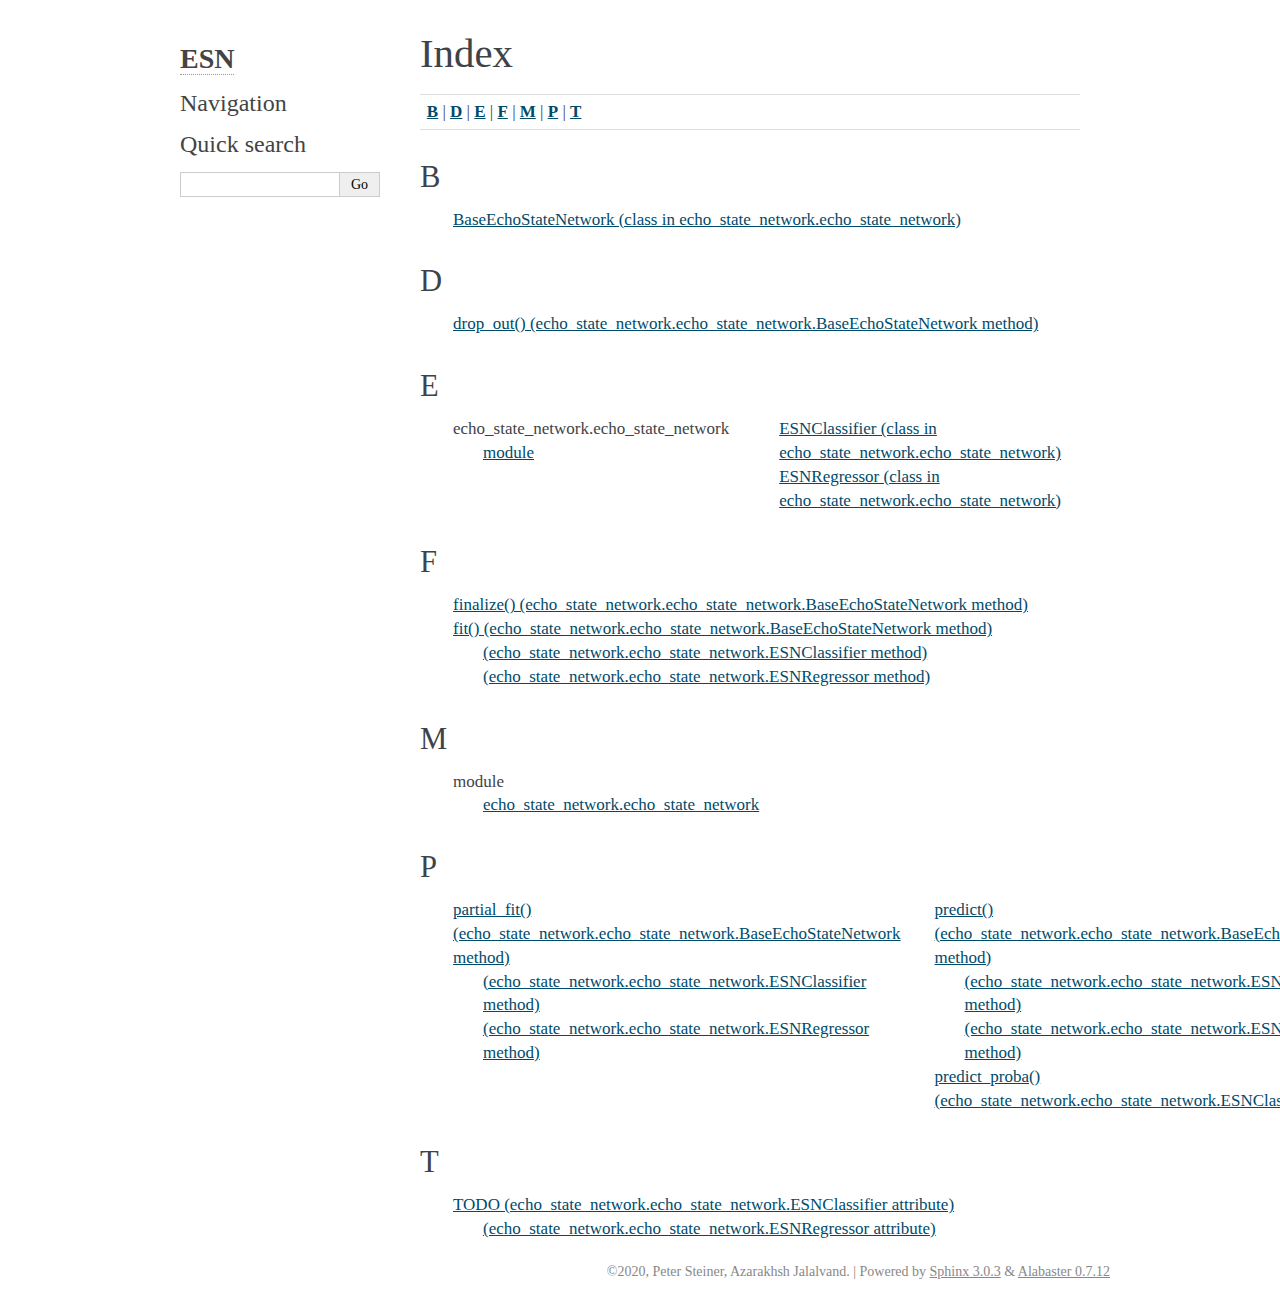
<file: doc/_build/html/genindex.html>
<!DOCTYPE html>

<html>
  <head>
    <meta charset="utf-8" />
    <title>Index &#8212; ESN 0.0 documentation</title>
    <link rel="stylesheet" href="_static/alabaster.css" type="text/css" />
    <link rel="stylesheet" href="_static/pygments.css" type="text/css" />
    <script id="documentation_options" data-url_root="./" src="_static/documentation_options.js"></script>
    <script src="_static/jquery.js"></script>
    <script src="_static/underscore.js"></script>
    <script src="_static/doctools.js"></script>
    <script src="_static/language_data.js"></script>
    <link rel="index" title="Index" href="#" />
    <link rel="search" title="Search" href="search.html" />
   
  <link rel="stylesheet" href="_static/custom.css" type="text/css" />
  
  
  <meta name="viewport" content="width=device-width, initial-scale=0.9, maximum-scale=0.9" />

  </head><body>
  

    <div class="document">
      <div class="documentwrapper">
        <div class="bodywrapper">
          

          <div class="body" role="main">
            

<h1 id="index">Index</h1>

<div class="genindex-jumpbox">
 <a href="#B"><strong>B</strong></a>
 | <a href="#D"><strong>D</strong></a>
 | <a href="#E"><strong>E</strong></a>
 | <a href="#F"><strong>F</strong></a>
 | <a href="#M"><strong>M</strong></a>
 | <a href="#P"><strong>P</strong></a>
 | <a href="#T"><strong>T</strong></a>
 
</div>
<h2 id="B">B</h2>
<table style="width: 100%" class="indextable genindextable"><tr>
  <td style="width: 33%; vertical-align: top;"><ul>
      <li><a href="index.html#echo_state_network.echo_state_network.BaseEchoStateNetwork">BaseEchoStateNetwork (class in echo_state_network.echo_state_network)</a>
</li>
  </ul></td>
</tr></table>

<h2 id="D">D</h2>
<table style="width: 100%" class="indextable genindextable"><tr>
  <td style="width: 33%; vertical-align: top;"><ul>
      <li><a href="index.html#echo_state_network.echo_state_network.BaseEchoStateNetwork.drop_out">drop_out() (echo_state_network.echo_state_network.BaseEchoStateNetwork method)</a>
</li>
  </ul></td>
</tr></table>

<h2 id="E">E</h2>
<table style="width: 100%" class="indextable genindextable"><tr>
  <td style="width: 33%; vertical-align: top;"><ul>
      <li>
    echo_state_network.echo_state_network

      <ul>
        <li><a href="index.html#module-echo_state_network.echo_state_network">module</a>
</li>
      </ul></li>
  </ul></td>
  <td style="width: 33%; vertical-align: top;"><ul>
      <li><a href="index.html#echo_state_network.echo_state_network.ESNClassifier">ESNClassifier (class in echo_state_network.echo_state_network)</a>
</li>
      <li><a href="index.html#echo_state_network.echo_state_network.ESNRegressor">ESNRegressor (class in echo_state_network.echo_state_network)</a>
</li>
  </ul></td>
</tr></table>

<h2 id="F">F</h2>
<table style="width: 100%" class="indextable genindextable"><tr>
  <td style="width: 33%; vertical-align: top;"><ul>
      <li><a href="index.html#echo_state_network.echo_state_network.BaseEchoStateNetwork.finalize">finalize() (echo_state_network.echo_state_network.BaseEchoStateNetwork method)</a>
</li>
      <li><a href="index.html#echo_state_network.echo_state_network.BaseEchoStateNetwork.fit">fit() (echo_state_network.echo_state_network.BaseEchoStateNetwork method)</a>

      <ul>
        <li><a href="index.html#echo_state_network.echo_state_network.ESNClassifier.fit">(echo_state_network.echo_state_network.ESNClassifier method)</a>
</li>
        <li><a href="index.html#echo_state_network.echo_state_network.ESNRegressor.fit">(echo_state_network.echo_state_network.ESNRegressor method)</a>
</li>
      </ul></li>
  </ul></td>
</tr></table>

<h2 id="M">M</h2>
<table style="width: 100%" class="indextable genindextable"><tr>
  <td style="width: 33%; vertical-align: top;"><ul>
      <li>
    module

      <ul>
        <li><a href="index.html#module-echo_state_network.echo_state_network">echo_state_network.echo_state_network</a>
</li>
      </ul></li>
  </ul></td>
</tr></table>

<h2 id="P">P</h2>
<table style="width: 100%" class="indextable genindextable"><tr>
  <td style="width: 33%; vertical-align: top;"><ul>
      <li><a href="index.html#echo_state_network.echo_state_network.BaseEchoStateNetwork.partial_fit">partial_fit() (echo_state_network.echo_state_network.BaseEchoStateNetwork method)</a>

      <ul>
        <li><a href="index.html#echo_state_network.echo_state_network.ESNClassifier.partial_fit">(echo_state_network.echo_state_network.ESNClassifier method)</a>
</li>
        <li><a href="index.html#echo_state_network.echo_state_network.ESNRegressor.partial_fit">(echo_state_network.echo_state_network.ESNRegressor method)</a>
</li>
      </ul></li>
  </ul></td>
  <td style="width: 33%; vertical-align: top;"><ul>
      <li><a href="index.html#echo_state_network.echo_state_network.BaseEchoStateNetwork.predict">predict() (echo_state_network.echo_state_network.BaseEchoStateNetwork method)</a>

      <ul>
        <li><a href="index.html#echo_state_network.echo_state_network.ESNClassifier.predict">(echo_state_network.echo_state_network.ESNClassifier method)</a>
</li>
        <li><a href="index.html#echo_state_network.echo_state_network.ESNRegressor.predict">(echo_state_network.echo_state_network.ESNRegressor method)</a>
</li>
      </ul></li>
      <li><a href="index.html#echo_state_network.echo_state_network.ESNClassifier.predict_proba">predict_proba() (echo_state_network.echo_state_network.ESNClassifier method)</a>
</li>
  </ul></td>
</tr></table>

<h2 id="T">T</h2>
<table style="width: 100%" class="indextable genindextable"><tr>
  <td style="width: 33%; vertical-align: top;"><ul>
      <li><a href="index.html#echo_state_network.echo_state_network.ESNClassifier.TODO">TODO (echo_state_network.echo_state_network.ESNClassifier attribute)</a>

      <ul>
        <li><a href="index.html#echo_state_network.echo_state_network.ESNRegressor.TODO">(echo_state_network.echo_state_network.ESNRegressor attribute)</a>
</li>
      </ul></li>
  </ul></td>
</tr></table>



          </div>
          
        </div>
      </div>
      <div class="sphinxsidebar" role="navigation" aria-label="main navigation">
        <div class="sphinxsidebarwrapper">
<h1 class="logo"><a href="index.html">ESN</a></h1>








<h3>Navigation</h3>

<div class="relations">
<h3>Related Topics</h3>
<ul>
  <li><a href="index.html">Documentation overview</a><ul>
  </ul></li>
</ul>
</div>
<div id="searchbox" style="display: none" role="search">
  <h3 id="searchlabel">Quick search</h3>
    <div class="searchformwrapper">
    <form class="search" action="search.html" method="get">
      <input type="text" name="q" aria-labelledby="searchlabel" />
      <input type="submit" value="Go" />
    </form>
    </div>
</div>
<script>$('#searchbox').show(0);</script>








        </div>
      </div>
      <div class="clearer"></div>
    </div>
    <div class="footer">
      &copy;2020, Peter Steiner, Azarakhsh Jalalvand.
      
      |
      Powered by <a href="http://sphinx-doc.org/">Sphinx 3.0.3</a>
      &amp; <a href="https://github.com/bitprophet/alabaster">Alabaster 0.7.12</a>
      
    </div>

    

    
  </body>
</html>
</file>
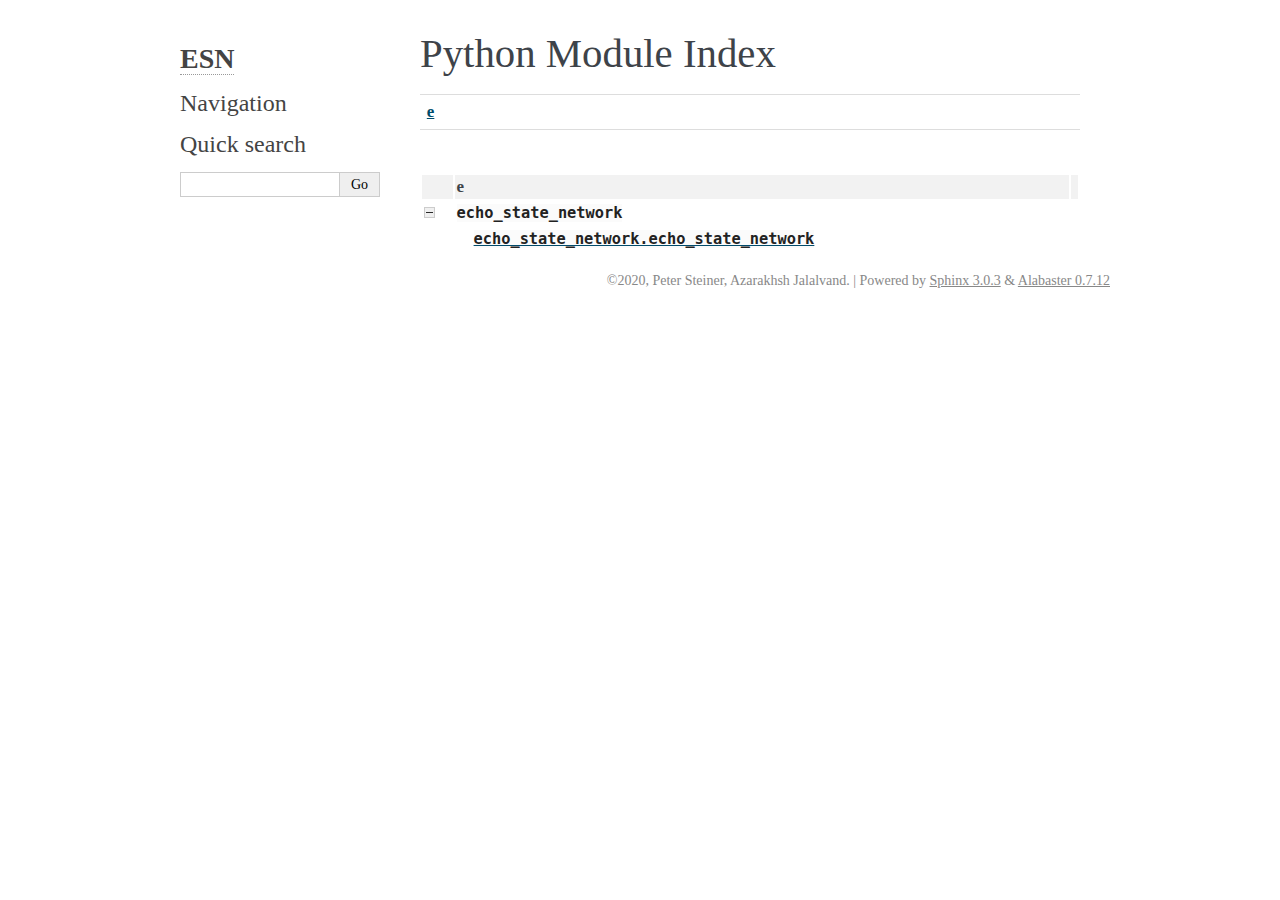
<file: doc/_build/html/py-modindex.html>
<!DOCTYPE html>

<html>
  <head>
    <meta charset="utf-8" />
    <title>Python Module Index &#8212; ESN 0.0 documentation</title>
    <link rel="stylesheet" href="_static/alabaster.css" type="text/css" />
    <link rel="stylesheet" href="_static/pygments.css" type="text/css" />
    <script id="documentation_options" data-url_root="./" src="_static/documentation_options.js"></script>
    <script src="_static/jquery.js"></script>
    <script src="_static/underscore.js"></script>
    <script src="_static/doctools.js"></script>
    <script src="_static/language_data.js"></script>
    <link rel="index" title="Index" href="genindex.html" />
    <link rel="search" title="Search" href="search.html" />

   
  <link rel="stylesheet" href="_static/custom.css" type="text/css" />
  
  
  <meta name="viewport" content="width=device-width, initial-scale=0.9, maximum-scale=0.9" />



  </head><body>
  

    <div class="document">
      <div class="documentwrapper">
        <div class="bodywrapper">
          

          <div class="body" role="main">
            

   <h1>Python Module Index</h1>

   <div class="modindex-jumpbox">
   <a href="#cap-e"><strong>e</strong></a>
   </div>

   <table class="indextable modindextable">
     <tr class="pcap"><td></td><td>&#160;</td><td></td></tr>
     <tr class="cap" id="cap-e"><td></td><td>
       <strong>e</strong></td><td></td></tr>
     <tr>
       <td><img src="_static/minus.png" class="toggler"
              id="toggle-1" style="display: none" alt="-" /></td>
       <td>
       <code class="xref">echo_state_network</code></td><td>
       <em></em></td></tr>
     <tr class="cg-1">
       <td></td>
       <td>&#160;&#160;&#160;
       <a href="index.html#module-echo_state_network.echo_state_network"><code class="xref">echo_state_network.echo_state_network</code></a></td><td>
       <em></em></td></tr>
   </table>


          </div>
          
        </div>
      </div>
      <div class="sphinxsidebar" role="navigation" aria-label="main navigation">
        <div class="sphinxsidebarwrapper">
<h1 class="logo"><a href="index.html">ESN</a></h1>








<h3>Navigation</h3>

<div class="relations">
<h3>Related Topics</h3>
<ul>
  <li><a href="index.html">Documentation overview</a><ul>
  </ul></li>
</ul>
</div>
<div id="searchbox" style="display: none" role="search">
  <h3 id="searchlabel">Quick search</h3>
    <div class="searchformwrapper">
    <form class="search" action="search.html" method="get">
      <input type="text" name="q" aria-labelledby="searchlabel" />
      <input type="submit" value="Go" />
    </form>
    </div>
</div>
<script>$('#searchbox').show(0);</script>








        </div>
      </div>
      <div class="clearer"></div>
    </div>
    <div class="footer">
      &copy;2020, Peter Steiner, Azarakhsh Jalalvand.
      
      |
      Powered by <a href="http://sphinx-doc.org/">Sphinx 3.0.3</a>
      &amp; <a href="https://github.com/bitprophet/alabaster">Alabaster 0.7.12</a>
      
    </div>

    

    
  </body>
</html>
</file>
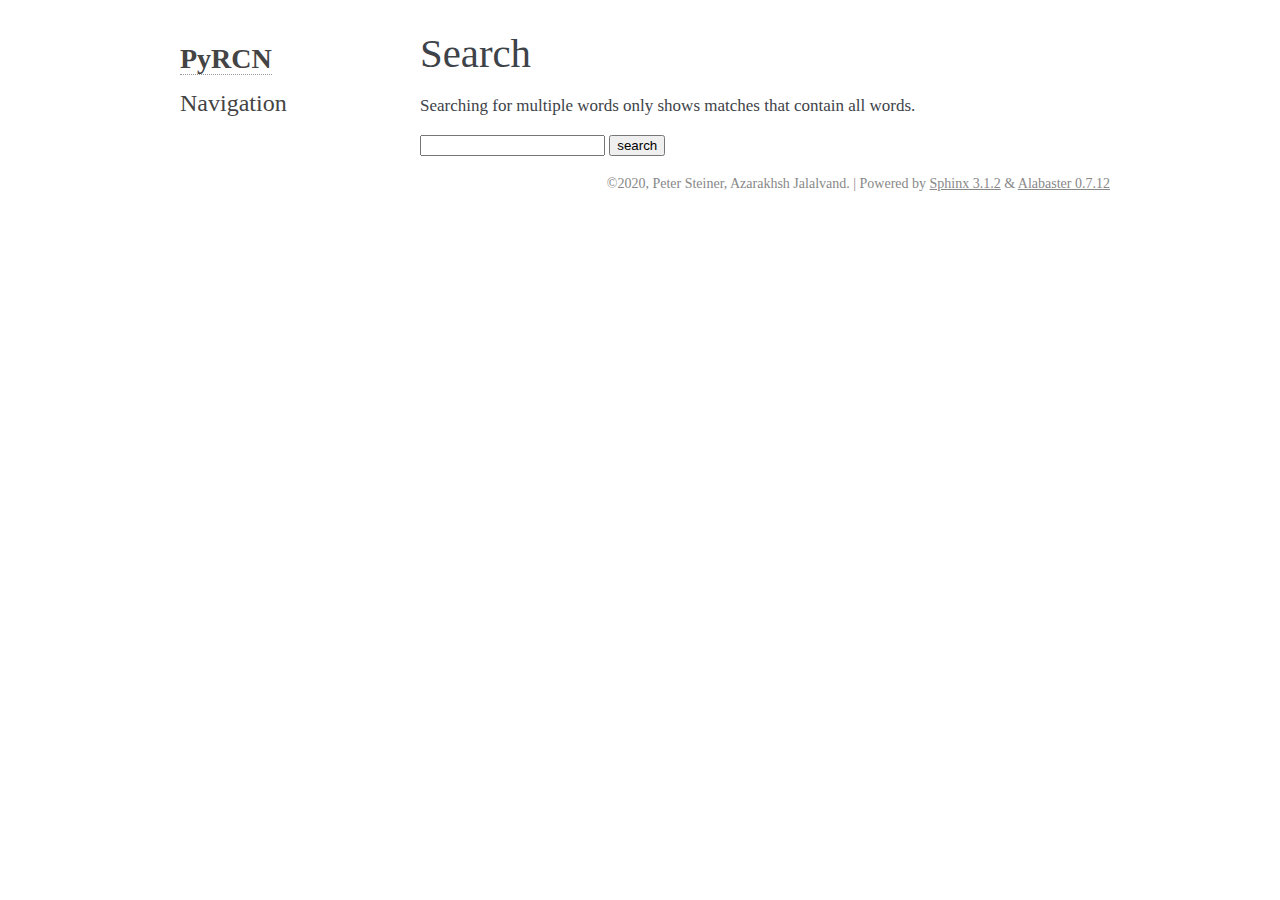
<file: doc/_build/html/search.html>
<!DOCTYPE html>

<html>
  <head>
    <meta charset="utf-8" />
    <meta name="viewport" content="width=device-width, initial-scale=1.0">
    <title>Search &#8212; PyRCN 0.0.3 documentation</title>
    <link rel="stylesheet" href="_static/alabaster.css" type="text/css" />
    <link rel="stylesheet" href="_static/pygments.css" type="text/css" />
    
    <script id="documentation_options" data-url_root="./" src="_static/documentation_options.js"></script>
    <script src="_static/jquery.js"></script>
    <script src="_static/underscore.js"></script>
    <script src="_static/doctools.js"></script>
    <script src="_static/language_data.js"></script>
    <script src="_static/searchtools.js"></script>
    <link rel="index" title="Index" href="genindex.html" />
    <link rel="search" title="Search" href="#" />
  <script src="searchindex.js" defer></script>
  
   
  <link rel="stylesheet" href="_static/custom.css" type="text/css" />
  
  
  <meta name="viewport" content="width=device-width, initial-scale=0.9, maximum-scale=0.9" />


  </head><body>
  

    <div class="document">
      <div class="documentwrapper">
        <div class="bodywrapper">
          

          <div class="body" role="main">
            
  <h1 id="search-documentation">Search</h1>
  <div id="fallback" class="admonition warning">
  <script>$('#fallback').hide();</script>
  <p>
    Please activate JavaScript to enable the search
    functionality.
  </p>
  </div>
  <p>
    Searching for multiple words only shows matches that contain
    all words.
  </p>
  <form action="" method="get">
    <input type="text" name="q" aria-labelledby="search-documentation" value="" />
    <input type="submit" value="search" />
    <span id="search-progress" style="padding-left: 10px"></span>
  </form>
  
  <div id="search-results">
  
  </div>

          </div>
          
        </div>
      </div>
      <div class="sphinxsidebar" role="navigation" aria-label="main navigation">
        <div class="sphinxsidebarwrapper">
<h1 class="logo"><a href="index.html">PyRCN</a></h1>








<h3>Navigation</h3>

<div class="relations">
<h3>Related Topics</h3>
<ul>
  <li><a href="index.html">Documentation overview</a><ul>
  </ul></li>
</ul>
</div>








        </div>
      </div>
      <div class="clearer"></div>
    </div>
    <div class="footer">
      &copy;2020, Peter Steiner, Azarakhsh Jalalvand.
      
      |
      Powered by <a href="http://sphinx-doc.org/">Sphinx 3.1.2</a>
      &amp; <a href="https://github.com/bitprophet/alabaster">Alabaster 0.7.12</a>
      
    </div>

    

    
  </body>
</html>
</file>
<file: doc/_build/html/_static/alabaster.css>
@import url("basic.css");

/* -- page layout ----------------------------------------------------------- */

body {
    font-family: Georgia, serif;
    font-size: 17px;
    background-color: #fff;
    color: #000;
    margin: 0;
    padding: 0;
}


div.document {
    width: 940px;
    margin: 30px auto 0 auto;
}

div.documentwrapper {
    float: left;
    width: 100%;
}

div.bodywrapper {
    margin: 0 0 0 220px;
}

div.sphinxsidebar {
    width: 220px;
    font-size: 14px;
    line-height: 1.5;
}

hr {
    border: 1px solid #B1B4B6;
}

div.body {
    background-color: #fff;
    color: #3E4349;
    padding: 0 30px 0 30px;
}

div.body > .section {
    text-align: left;
}

div.footer {
    width: 940px;
    margin: 20px auto 30px auto;
    font-size: 14px;
    color: #888;
    text-align: right;
}

div.footer a {
    color: #888;
}

p.caption {
    font-family: inherit;
    font-size: inherit;
}


div.relations {
    display: none;
}


div.sphinxsidebar a {
    color: #444;
    text-decoration: none;
    border-bottom: 1px dotted #999;
}

div.sphinxsidebar a:hover {
    border-bottom: 1px solid #999;
}

div.sphinxsidebarwrapper {
    padding: 18px 10px;
}

div.sphinxsidebarwrapper p.logo {
    padding: 0;
    margin: -10px 0 0 0px;
    text-align: center;
}

div.sphinxsidebarwrapper h1.logo {
    margin-top: -10px;
    text-align: center;
    margin-bottom: 5px;
    text-align: left;
}

div.sphinxsidebarwrapper h1.logo-name {
    margin-top: 0px;
}

div.sphinxsidebarwrapper p.blurb {
    margin-top: 0;
    font-style: normal;
}

div.sphinxsidebar h3,
div.sphinxsidebar h4 {
    font-family: Georgia, serif;
    color: #444;
    font-size: 24px;
    font-weight: normal;
    margin: 0 0 5px 0;
    padding: 0;
}

div.sphinxsidebar h4 {
    font-size: 20px;
}

div.sphinxsidebar h3 a {
    color: #444;
}

div.sphinxsidebar p.logo a,
div.sphinxsidebar h3 a,
div.sphinxsidebar p.logo a:hover,
div.sphinxsidebar h3 a:hover {
    border: none;
}

div.sphinxsidebar p {
    color: #555;
    margin: 10px 0;
}

div.sphinxsidebar ul {
    margin: 10px 0;
    padding: 0;
    color: #000;
}

div.sphinxsidebar ul li.toctree-l1 > a {
    font-size: 120%;
}

div.sphinxsidebar ul li.toctree-l2 > a {
    font-size: 110%;
}

div.sphinxsidebar input {
    border: 1px solid #CCC;
    font-family: Georgia, serif;
    font-size: 1em;
}

div.sphinxsidebar hr {
    border: none;
    height: 1px;
    color: #AAA;
    background: #AAA;

    text-align: left;
    margin-left: 0;
    width: 50%;
}

div.sphinxsidebar .badge {
    border-bottom: none;
}

div.sphinxsidebar .badge:hover {
    border-bottom: none;
}

/* To address an issue with donation coming after search */
div.sphinxsidebar h3.donation {
    margin-top: 10px;
}

/* -- body styles ----------------------------------------------------------- */

a {
    color: #004B6B;
    text-decoration: underline;
}

a:hover {
    color: #6D4100;
    text-decoration: underline;
}

div.body h1,
div.body h2,
div.body h3,
div.body h4,
div.body h5,
div.body h6 {
    font-family: Georgia, serif;
    font-weight: normal;
    margin: 30px 0px 10px 0px;
    padding: 0;
}

div.body h1 { margin-top: 0; padding-top: 0; font-size: 240%; }
div.body h2 { font-size: 180%; }
div.body h3 { font-size: 150%; }
div.body h4 { font-size: 130%; }
div.body h5 { font-size: 100%; }
div.body h6 { font-size: 100%; }

a.headerlink {
    color: #DDD;
    padding: 0 4px;
    text-decoration: none;
}

a.headerlink:hover {
    color: #444;
    background: #EAEAEA;
}

div.body p, div.body dd, div.body li {
    line-height: 1.4em;
}

div.admonition {
    margin: 20px 0px;
    padding: 10px 30px;
    background-color: #EEE;
    border: 1px solid #CCC;
}

div.admonition tt.xref, div.admonition code.xref, div.admonition a tt {
    background-color: #FBFBFB;
    border-bottom: 1px solid #fafafa;
}

div.admonition p.admonition-title {
    font-family: Georgia, serif;
    font-weight: normal;
    font-size: 24px;
    margin: 0 0 10px 0;
    padding: 0;
    line-height: 1;
}

div.admonition p.last {
    margin-bottom: 0;
}

div.highlight {
    background-color: #fff;
}

dt:target, .highlight {
    background: #FAF3E8;
}

div.warning {
    background-color: #FCC;
    border: 1px solid #FAA;
}

div.danger {
    background-color: #FCC;
    border: 1px solid #FAA;
    -moz-box-shadow: 2px 2px 4px #D52C2C;
    -webkit-box-shadow: 2px 2px 4px #D52C2C;
    box-shadow: 2px 2px 4px #D52C2C;
}

div.error {
    background-color: #FCC;
    border: 1px solid #FAA;
    -moz-box-shadow: 2px 2px 4px #D52C2C;
    -webkit-box-shadow: 2px 2px 4px #D52C2C;
    box-shadow: 2px 2px 4px #D52C2C;
}

div.caution {
    background-color: #FCC;
    border: 1px solid #FAA;
}

div.attention {
    background-color: #FCC;
    border: 1px solid #FAA;
}

div.important {
    background-color: #EEE;
    border: 1px solid #CCC;
}

div.note {
    background-color: #EEE;
    border: 1px solid #CCC;
}

div.tip {
    background-color: #EEE;
    border: 1px solid #CCC;
}

div.hint {
    background-color: #EEE;
    border: 1px solid #CCC;
}

div.seealso {
    background-color: #EEE;
    border: 1px solid #CCC;
}

div.topic {
    background-color: #EEE;
}

p.admonition-title {
    display: inline;
}

p.admonition-title:after {
    content: ":";
}

pre, tt, code {
    font-family: 'Consolas', 'Menlo', 'DejaVu Sans Mono', 'Bitstream Vera Sans Mono', monospace;
    font-size: 0.9em;
}

.hll {
    background-color: #FFC;
    margin: 0 -12px;
    padding: 0 12px;
    display: block;
}

img.screenshot {
}

tt.descname, tt.descclassname, code.descname, code.descclassname {
    font-size: 0.95em;
}

tt.descname, code.descname {
    padding-right: 0.08em;
}

img.screenshot {
    -moz-box-shadow: 2px 2px 4px #EEE;
    -webkit-box-shadow: 2px 2px 4px #EEE;
    box-shadow: 2px 2px 4px #EEE;
}

table.docutils {
    border: 1px solid #888;
    -moz-box-shadow: 2px 2px 4px #EEE;
    -webkit-box-shadow: 2px 2px 4px #EEE;
    box-shadow: 2px 2px 4px #EEE;
}

table.docutils td, table.docutils th {
    border: 1px solid #888;
    padding: 0.25em 0.7em;
}

table.field-list, table.footnote {
    border: none;
    -moz-box-shadow: none;
    -webkit-box-shadow: none;
    box-shadow: none;
}

table.footnote {
    margin: 15px 0;
    width: 100%;
    border: 1px solid #EEE;
    background: #FDFDFD;
    font-size: 0.9em;
}

table.footnote + table.footnote {
    margin-top: -15px;
    border-top: none;
}

table.field-list th {
    padding: 0 0.8em 0 0;
}

table.field-list td {
    padding: 0;
}

table.field-list p {
    margin-bottom: 0.8em;
}

/* Cloned from
 * https://github.com/sphinx-doc/sphinx/commit/ef60dbfce09286b20b7385333d63a60321784e68
 */
.field-name {
    -moz-hyphens: manual;
    -ms-hyphens: manual;
    -webkit-hyphens: manual;
    hyphens: manual;
}

table.footnote td.label {
    width: .1px;
    padding: 0.3em 0 0.3em 0.5em;
}

table.footnote td {
    padding: 0.3em 0.5em;
}

dl {
    margin: 0;
    padding: 0;
}

dl dd {
    margin-left: 30px;
}

blockquote {
    margin: 0 0 0 30px;
    padding: 0;
}

ul, ol {
    /* Matches the 30px from the narrow-screen "li > ul" selector below */
    margin: 10px 0 10px 30px;
    padding: 0;
}

pre {
    background: #EEE;
    padding: 7px 30px;
    margin: 15px 0px;
    line-height: 1.3em;
}

div.viewcode-block:target {
    background: #ffd;
}

dl pre, blockquote pre, li pre {
    margin-left: 0;
    padding-left: 30px;
}

tt, code {
    background-color: #ecf0f3;
    color: #222;
    /* padding: 1px 2px; */
}

tt.xref, code.xref, a tt {
    background-color: #FBFBFB;
    border-bottom: 1px solid #fff;
}

a.reference {
    text-decoration: none;
    border-bottom: 1px dotted #004B6B;
}

/* Don't put an underline on images */
a.image-reference, a.image-reference:hover {
    border-bottom: none;
}

a.reference:hover {
    border-bottom: 1px solid #6D4100;
}

a.footnote-reference {
    text-decoration: none;
    font-size: 0.7em;
    vertical-align: top;
    border-bottom: 1px dotted #004B6B;
}

a.footnote-reference:hover {
    border-bottom: 1px solid #6D4100;
}

a:hover tt, a:hover code {
    background: #EEE;
}


@media screen and (max-width: 870px) {

    div.sphinxsidebar {
    	display: none;
    }

    div.document {
       width: 100%;

    }

    div.documentwrapper {
    	margin-left: 0;
    	margin-top: 0;
    	margin-right: 0;
    	margin-bottom: 0;
    }

    div.bodywrapper {
    	margin-top: 0;
    	margin-right: 0;
    	margin-bottom: 0;
    	margin-left: 0;
    }

    ul {
    	margin-left: 0;
    }

	li > ul {
        /* Matches the 30px from the "ul, ol" selector above */
		margin-left: 30px;
	}

    .document {
    	width: auto;
    }

    .footer {
    	width: auto;
    }

    .bodywrapper {
    	margin: 0;
    }

    .footer {
    	width: auto;
    }

    .github {
        display: none;
    }



}



@media screen and (max-width: 875px) {

    body {
        margin: 0;
        padding: 20px 30px;
    }

    div.documentwrapper {
        float: none;
        background: #fff;
    }

    div.sphinxsidebar {
        display: block;
        float: none;
        width: 102.5%;
        margin: 50px -30px -20px -30px;
        padding: 10px 20px;
        background: #333;
        color: #FFF;
    }

    div.sphinxsidebar h3, div.sphinxsidebar h4, div.sphinxsidebar p,
    div.sphinxsidebar h3 a {
        color: #fff;
    }

    div.sphinxsidebar a {
        color: #AAA;
    }

    div.sphinxsidebar p.logo {
        display: none;
    }

    div.document {
        width: 100%;
        margin: 0;
    }

    div.footer {
        display: none;
    }

    div.bodywrapper {
        margin: 0;
    }

    div.body {
        min-height: 0;
        padding: 0;
    }

    .rtd_doc_footer {
        display: none;
    }

    .document {
        width: auto;
    }

    .footer {
        width: auto;
    }

    .footer {
        width: auto;
    }

    .github {
        display: none;
    }
}


/* misc. */

.revsys-inline {
    display: none!important;
}

/* Make nested-list/multi-paragraph items look better in Releases changelog
 * pages. Without this, docutils' magical list fuckery causes inconsistent
 * formatting between different release sub-lists.
 */
div#changelog > div.section > ul > li > p:only-child {
    margin-bottom: 0;
}

/* Hide fugly table cell borders in ..bibliography:: directive output */
table.docutils.citation, table.docutils.citation td, table.docutils.citation th {
  border: none;
  /* Below needed in some edge cases; if not applied, bottom shadows appear */
  -moz-box-shadow: none;
  -webkit-box-shadow: none;
  box-shadow: none;
}


/* relbar */

.related {
    line-height: 30px;
    width: 100%;
    font-size: 0.9rem;
}

.related.top {
    border-bottom: 1px solid #EEE;
    margin-bottom: 20px;
}

.related.bottom {
    border-top: 1px solid #EEE;
}

.related ul {
    padding: 0;
    margin: 0;
    list-style: none;
}

.related li {
    display: inline;
}

nav#rellinks {
    float: right;
}

nav#rellinks li+li:before {
    content: "|";
}

nav#breadcrumbs li+li:before {
    content: "\00BB";
}

/* Hide certain items when printing */
@media print {
    div.related {
        display: none;
    }
}
</file>
<file: doc/_build/html/_static/pygments.css>
.highlight .hll { background-color: #ffffcc }
.highlight  { background: #f8f8f8; }
.highlight .c { color: #8f5902; font-style: italic } /* Comment */
.highlight .err { color: #a40000; border: 1px solid #ef2929 } /* Error */
.highlight .g { color: #000000 } /* Generic */
.highlight .k { color: #004461; font-weight: bold } /* Keyword */
.highlight .l { color: #000000 } /* Literal */
.highlight .n { color: #000000 } /* Name */
.highlight .o { color: #582800 } /* Operator */
.highlight .x { color: #000000 } /* Other */
.highlight .p { color: #000000; font-weight: bold } /* Punctuation */
.highlight .ch { color: #8f5902; font-style: italic } /* Comment.Hashbang */
.highlight .cm { color: #8f5902; font-style: italic } /* Comment.Multiline */
.highlight .cp { color: #8f5902 } /* Comment.Preproc */
.highlight .cpf { color: #8f5902; font-style: italic } /* Comment.PreprocFile */
.highlight .c1 { color: #8f5902; font-style: italic } /* Comment.Single */
.highlight .cs { color: #8f5902; font-style: italic } /* Comment.Special */
.highlight .gd { color: #a40000 } /* Generic.Deleted */
.highlight .ge { color: #000000; font-style: italic } /* Generic.Emph */
.highlight .gr { color: #ef2929 } /* Generic.Error */
.highlight .gh { color: #000080; font-weight: bold } /* Generic.Heading */
.highlight .gi { color: #00A000 } /* Generic.Inserted */
.highlight .go { color: #888888 } /* Generic.Output */
.highlight .gp { color: #745334 } /* Generic.Prompt */
.highlight .gs { color: #000000; font-weight: bold } /* Generic.Strong */
.highlight .gu { color: #800080; font-weight: bold } /* Generic.Subheading */
.highlight .gt { color: #a40000; font-weight: bold } /* Generic.Traceback */
.highlight .kc { color: #004461; font-weight: bold } /* Keyword.Constant */
.highlight .kd { color: #004461; font-weight: bold } /* Keyword.Declaration */
.highlight .kn { color: #004461; font-weight: bold } /* Keyword.Namespace */
.highlight .kp { color: #004461; font-weight: bold } /* Keyword.Pseudo */
.highlight .kr { color: #004461; font-weight: bold } /* Keyword.Reserved */
.highlight .kt { color: #004461; font-weight: bold } /* Keyword.Type */
.highlight .ld { color: #000000 } /* Literal.Date */
.highlight .m { color: #990000 } /* Literal.Number */
.highlight .s { color: #4e9a06 } /* Literal.String */
.highlight .na { color: #c4a000 } /* Name.Attribute */
.highlight .nb { color: #004461 } /* Name.Builtin */
.highlight .nc { color: #000000 } /* Name.Class */
.highlight .no { color: #000000 } /* Name.Constant */
.highlight .nd { color: #888888 } /* Name.Decorator */
.highlight .ni { color: #ce5c00 } /* Name.Entity */
.highlight .ne { color: #cc0000; font-weight: bold } /* Name.Exception */
.highlight .nf { color: #000000 } /* Name.Function */
.highlight .nl { color: #f57900 } /* Name.Label */
.highlight .nn { color: #000000 } /* Name.Namespace */
.highlight .nx { color: #000000 } /* Name.Other */
.highlight .py { color: #000000 } /* Name.Property */
.highlight .nt { color: #004461; font-weight: bold } /* Name.Tag */
.highlight .nv { color: #000000 } /* Name.Variable */
.highlight .ow { color: #004461; font-weight: bold } /* Operator.Word */
.highlight .w { color: #f8f8f8; text-decoration: underline } /* Text.Whitespace */
.highlight .mb { color: #990000 } /* Literal.Number.Bin */
.highlight .mf { color: #990000 } /* Literal.Number.Float */
.highlight .mh { color: #990000 } /* Literal.Number.Hex */
.highlight .mi { color: #990000 } /* Literal.Number.Integer */
.highlight .mo { color: #990000 } /* Literal.Number.Oct */
.highlight .sa { color: #4e9a06 } /* Literal.String.Affix */
.highlight .sb { color: #4e9a06 } /* Literal.String.Backtick */
.highlight .sc { color: #4e9a06 } /* Literal.String.Char */
.highlight .dl { color: #4e9a06 } /* Literal.String.Delimiter */
.highlight .sd { color: #8f5902; font-style: italic } /* Literal.String.Doc */
.highlight .s2 { color: #4e9a06 } /* Literal.String.Double */
.highlight .se { color: #4e9a06 } /* Literal.String.Escape */
.highlight .sh { color: #4e9a06 } /* Literal.String.Heredoc */
.highlight .si { color: #4e9a06 } /* Literal.String.Interpol */
.highlight .sx { color: #4e9a06 } /* Literal.String.Other */
.highlight .sr { color: #4e9a06 } /* Literal.String.Regex */
.highlight .s1 { color: #4e9a06 } /* Literal.String.Single */
.highlight .ss { color: #4e9a06 } /* Literal.String.Symbol */
.highlight .bp { color: #3465a4 } /* Name.Builtin.Pseudo */
.highlight .fm { color: #000000 } /* Name.Function.Magic */
.highlight .vc { color: #000000 } /* Name.Variable.Class */
.highlight .vg { color: #000000 } /* Name.Variable.Global */
.highlight .vi { color: #000000 } /* Name.Variable.Instance */
.highlight .vm { color: #000000 } /* Name.Variable.Magic */
.highlight .il { color: #990000 } /* Literal.Number.Integer.Long */
</file>
<file: doc/_build/html/_static/custom.css>
/* This file intentionally left blank. */
</file>
